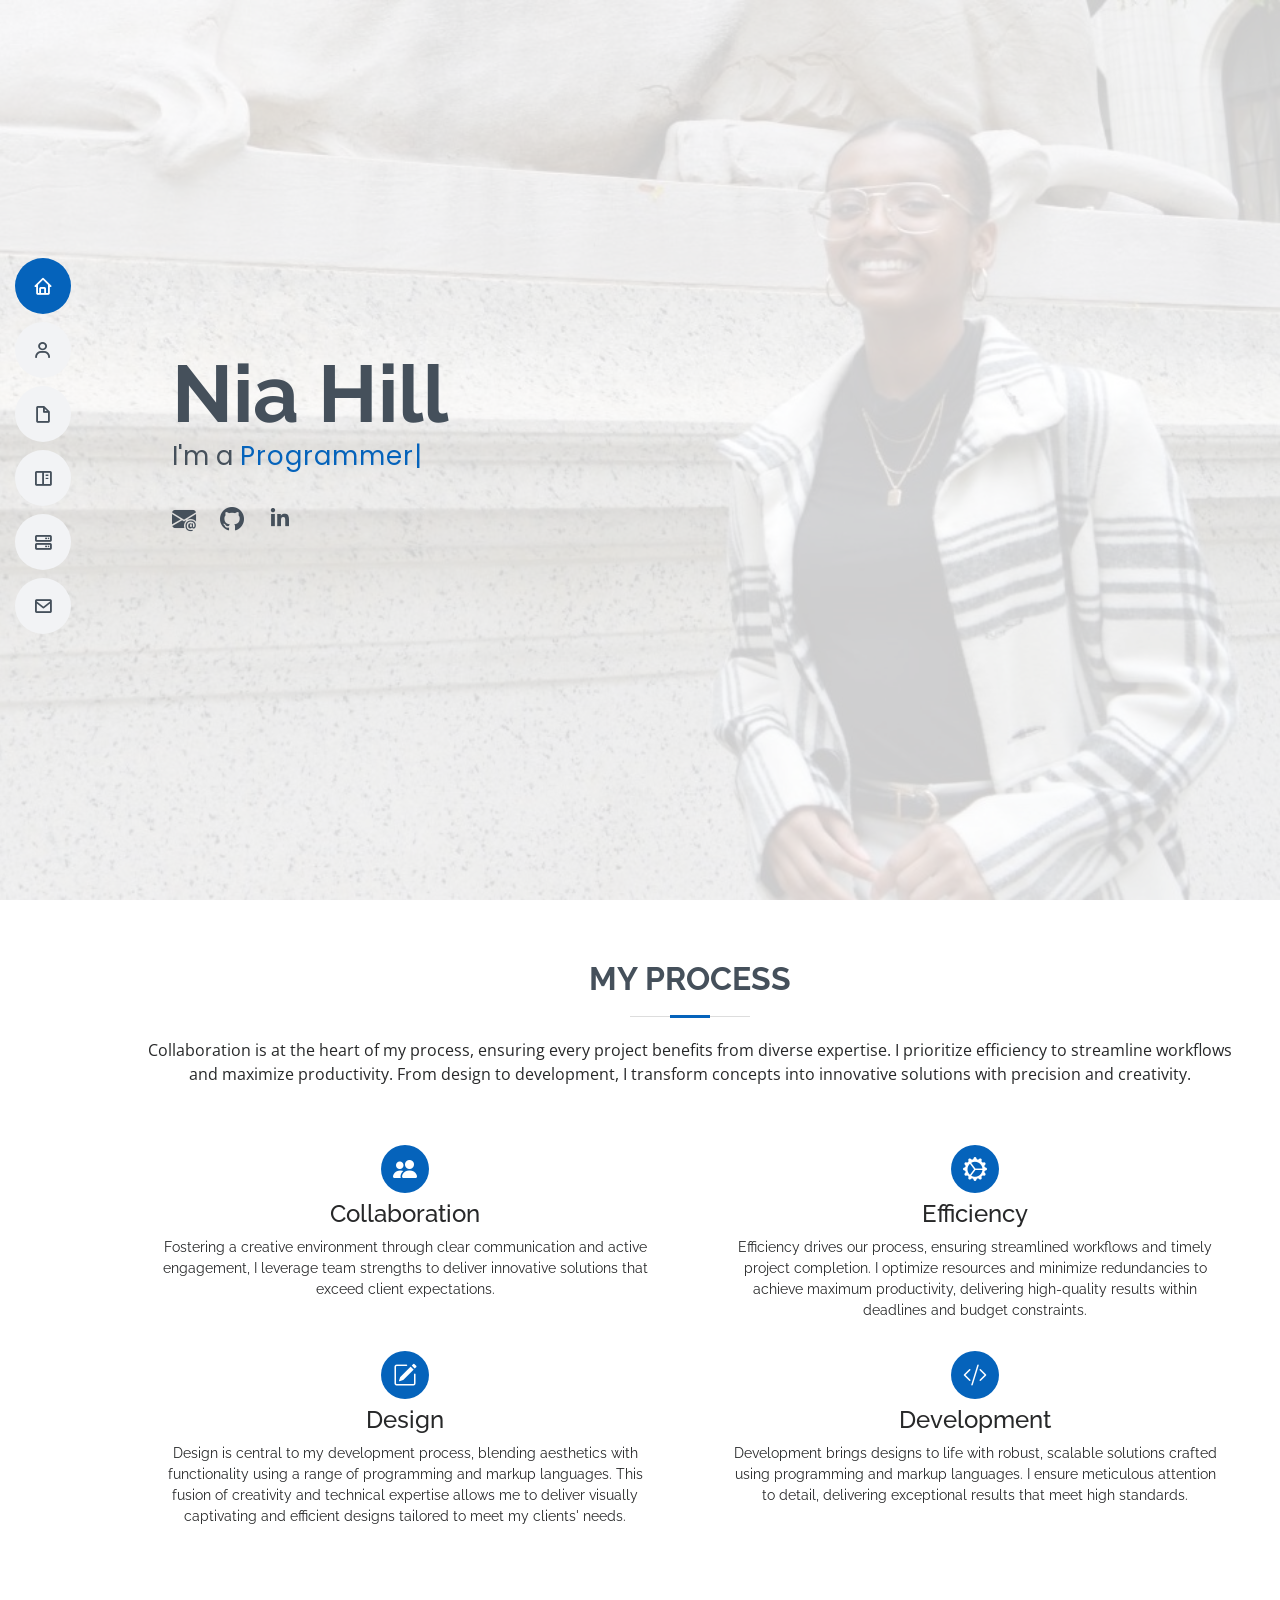
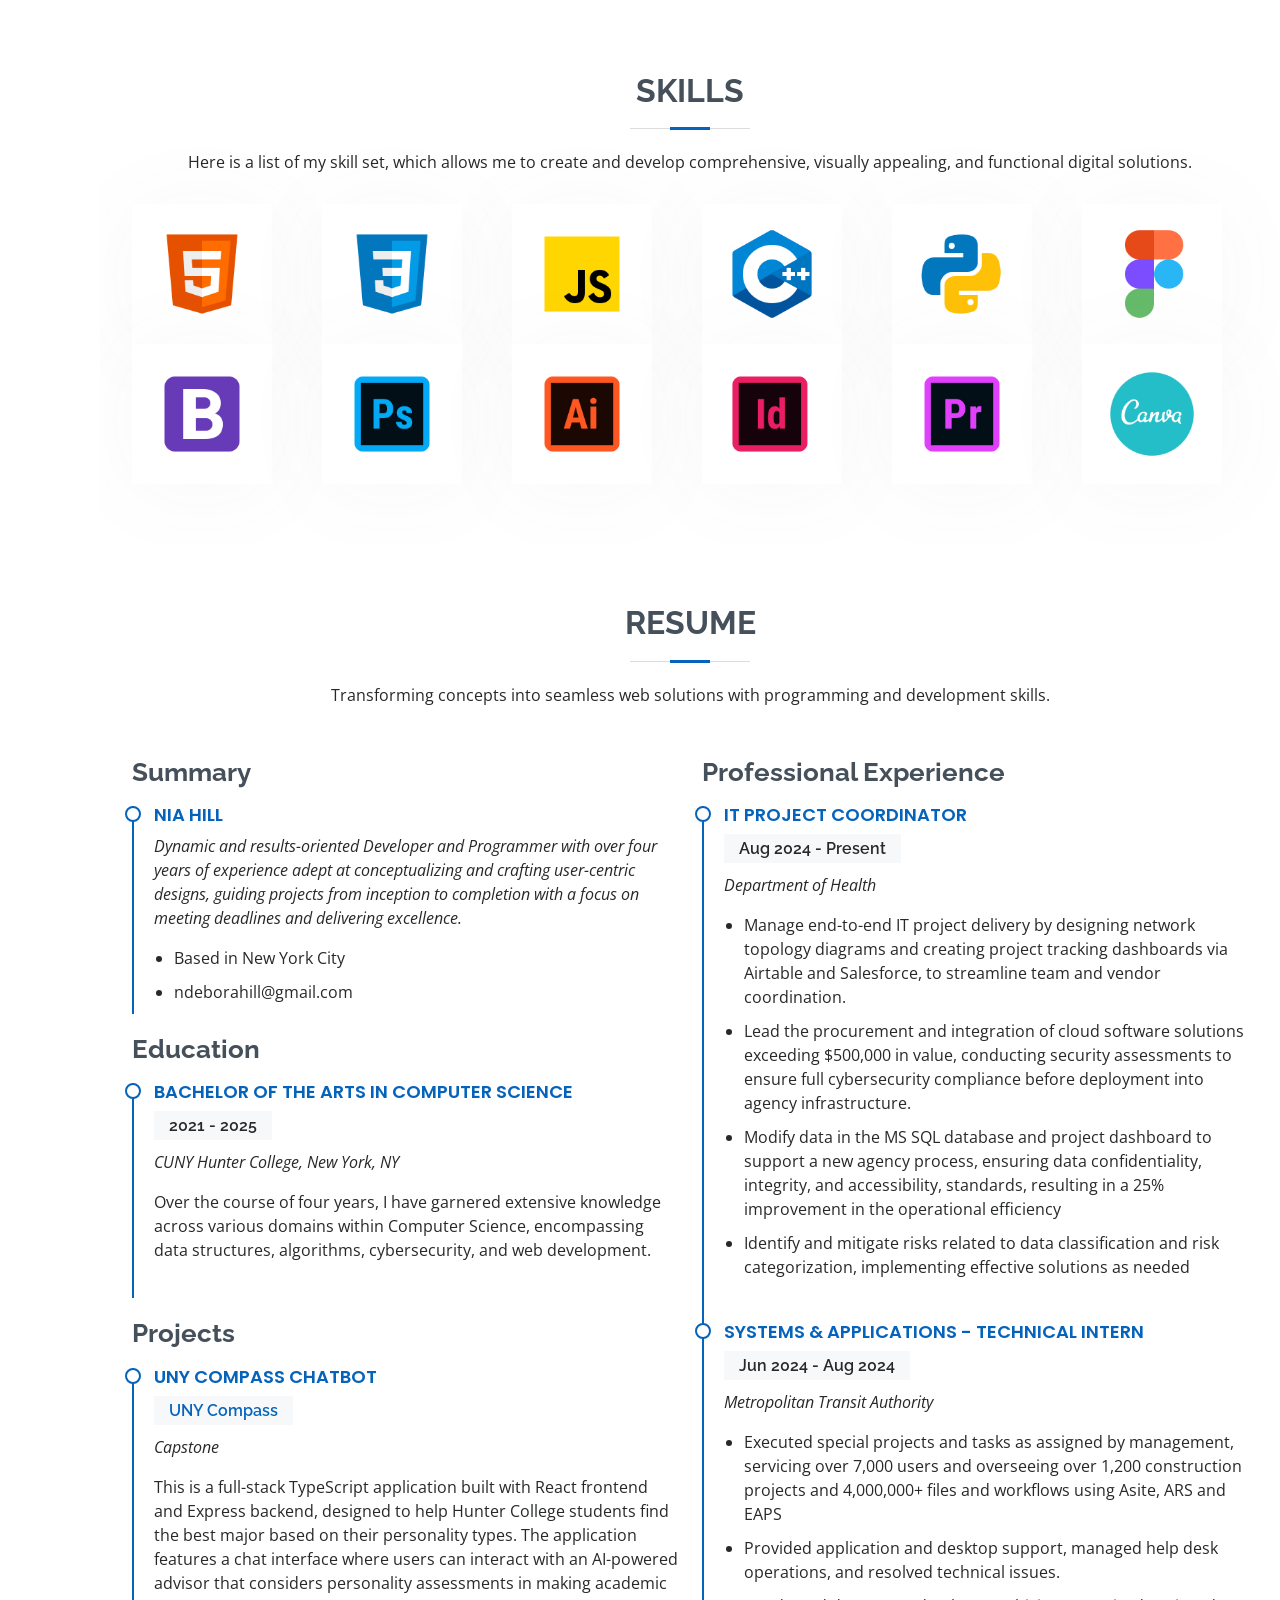
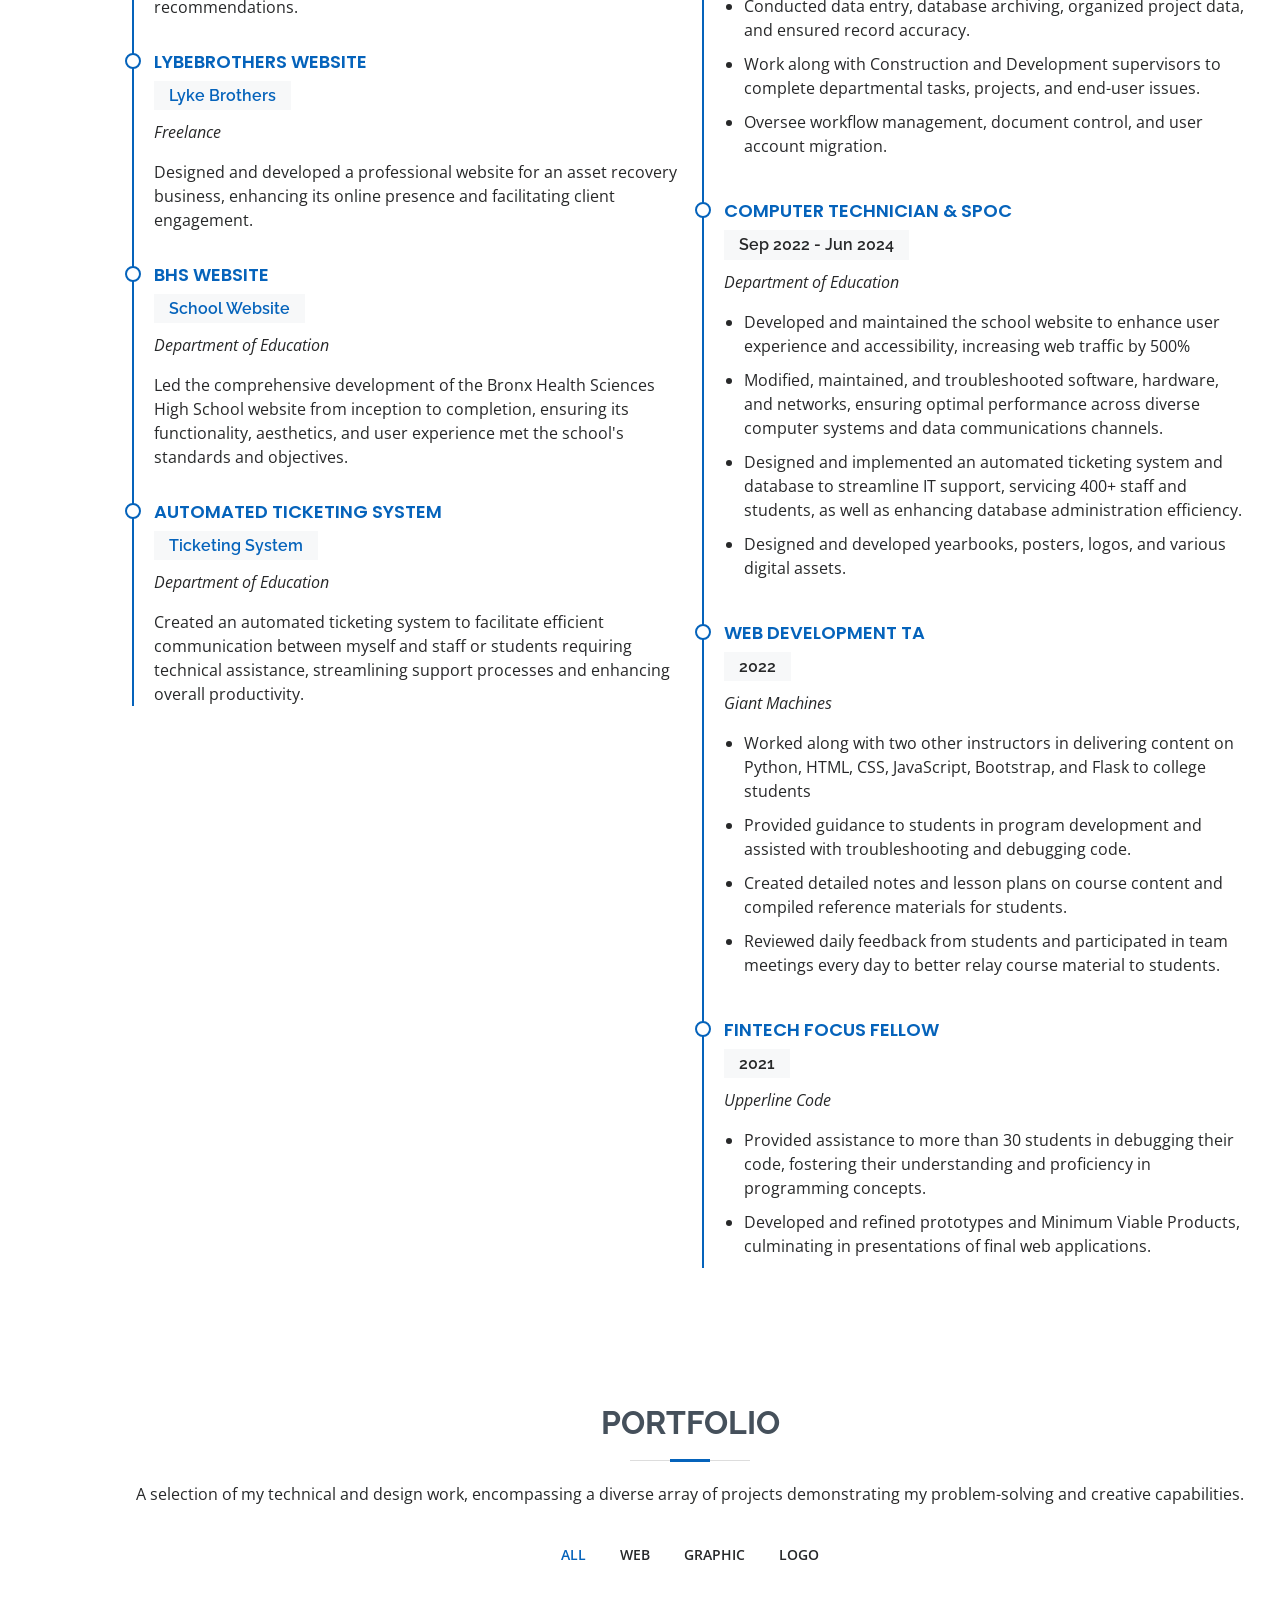
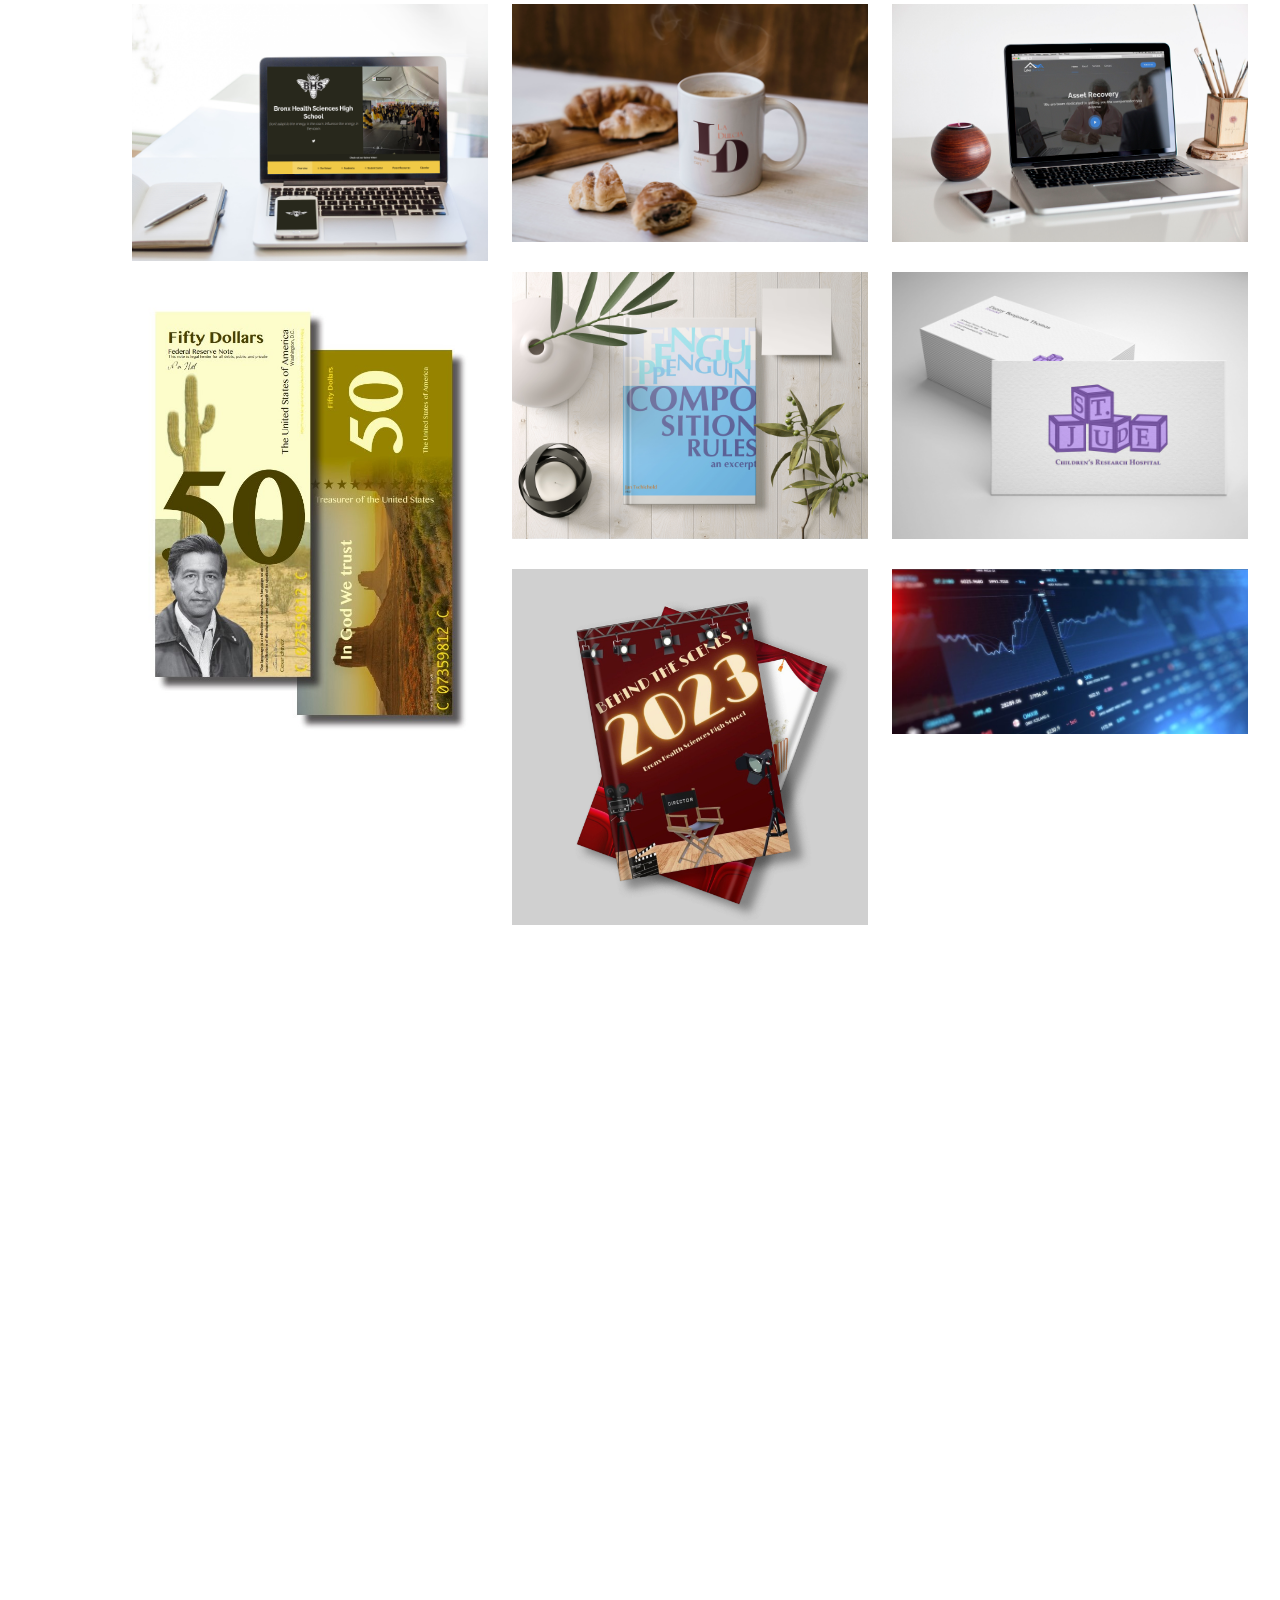
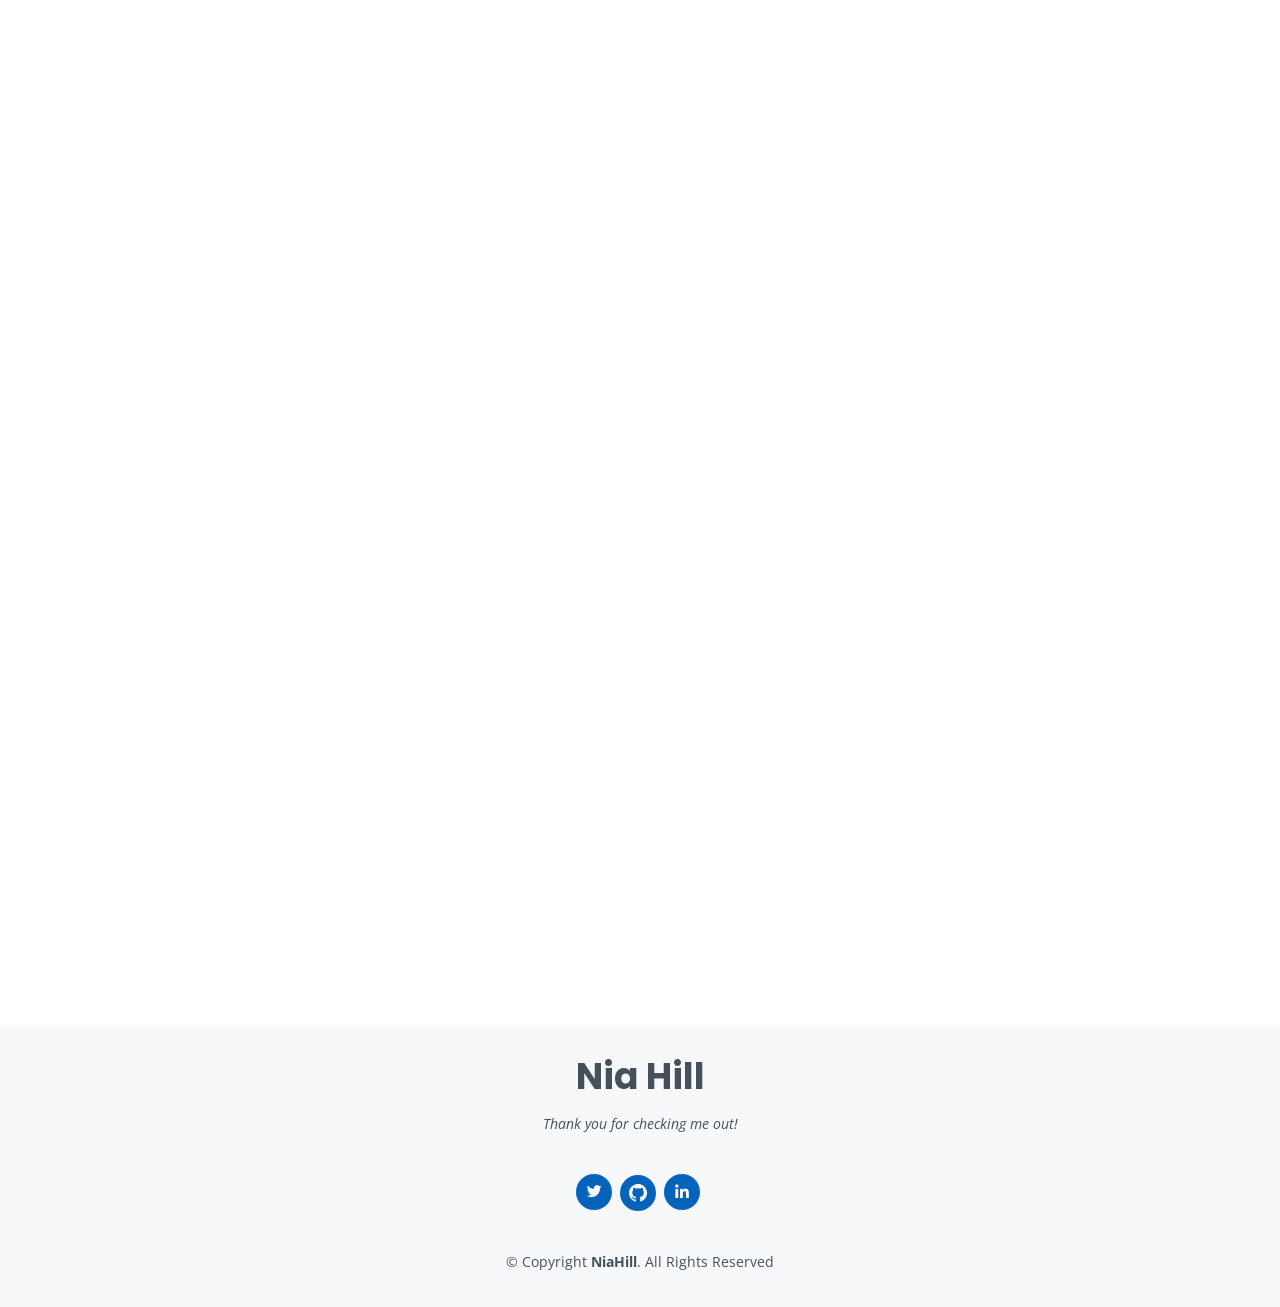
<file: index.html>
<!DOCTYPE html>
<html lang="en">

<head>
  <meta charset="utf-8">
  <meta content="width=device-width, initial-scale=1.0" name="viewport">

  <title>Nia Hill</title>
  <meta content="" name="description">
  <meta content="" name="keywords">

  <!-- Favicons -->
  <link href="assets/img/new-logo.png" rel="icon">
  <link href="assets/img/new-logo.png" rel="apple-touch-icon">

  <!-- Google Fonts -->
  <link href="https://fonts.googleapis.com/css?family=Open+Sans:300,300i,400,400i,600,600i,700,700i|Raleway:300,300i,400,400i,500,500i,600,600i,700,700i|Poppins:300,300i,400,400i,500,500i,600,600i,700,700i" rel="stylesheet">

  <!-- Vendor CSS Files -->
  <link href="assets/vendor/aos/aos.css" rel="stylesheet">
  <link href="assets/vendor/bootstrap/css/bootstrap.min.css" rel="stylesheet">
  <link href="assets/vendor/bootstrap-icons/bootstrap-icons.css" rel="stylesheet">
  <link href="assets/vendor/boxicons/css/boxicons.min.css" rel="stylesheet">
  <link href="assets/vendor/glightbox/css/glightbox.min.css" rel="stylesheet">
  <link href="assets/vendor/swiper/swiper-bundle.min.css" rel="stylesheet">

  <!-- Template Main CSS File -->
  <link href="assets/css/style.css" rel="stylesheet">

  
</head>

<body>

  <!-- ======= Mobile nav toggle button ======= -->
  <i class="bi bi-list mobile-nav-toggle d-lg-none"></i>

  <!-- ======= Header ======= -->
  <header id="header" class="d-flex flex-column justify-content-center">

    <nav id="navbar" class="navbar nav-menu">
      <ul>
        <li><a href="#hero" class="nav-link scrollto active"><i class="bx bx-home"></i> <span>Home</span></a></li>
        <li><a href="#about" class="nav-link scrollto"><i class="bx bx-user"></i> <span>About</span></a></li>
        <li><a href="#resume" class="nav-link scrollto"><i class="bx bx-file-blank"></i> <span>Resume</span></a></li>
        <li><a href="#portfolio" class="nav-link scrollto"><i class="bx bx-book-content"></i> <span>Portfolio</span></a></li>
        <li><a href="#services" class="nav-link scrollto"><i class="bx bx-server"></i> <span>Services</span></a></li>
        <li><a href="#contact" class="nav-link scrollto"><i class="bx bx-envelope"></i> <span>Contact</span></a></li>
      </ul>
    </nav>

  </header>

  <!-- ======= Hero Section ======= -->
  <section id="hero" class="d-flex flex-column justify-content-center">
    <div class="container" data-aos="zoom-in" data-aos-delay="100">
      <h1>Nia Hill</h1>
      <p>I'm a <span class="typed" data-typed-items="Programmer, Developer, Technician, Designer, Freelancer"></span></p>
      <div class="social-links">
        <a href="mailto: name@email.com" class="twitter"><i class="bi bi-envelope-at-fill"></i></a>
        <a href = "https://github.com/its-ni-a/" class="instagram"><i class="bi bi-github"></i></a>
        <a href="https://www.linkedin.com/in/nia-hill/" class="linkedin"><i class="bx bxl-linkedin"></i></a>
      </div>
    </div>
  </section>

  <main id="main">

    <!-- ======= Facts Section ======= -->
    <section id="facts" class="facts">
      <div class="container" data-aos="fade-up">

        <div class="section-title">
          <h2>My Process</h2>
          <p>Collaboration is at the heart of my process, ensuring every project benefits from diverse expertise. I prioritize efficiency to streamline workflows and maximize productivity. From design to development, I transform concepts into innovative solutions with precision and creativity.</p>
          </br>
        </div>

        <div class="row">

          <div class="col-lg-6 col-md-6">
            <div class="process-box">
              <i class="bi bi-people-fill"></i>
              <h4>Collaboration</h4>
              <p>Fostering a creative environment through clear communication and active engagement, I leverage team strengths to deliver innovative solutions that exceed client expectations.</p>
            </div>
          </div>

          <div class="col-lg-6 col-md-6">
            <div class="process-box">
              <i class="bi bi-gear-wide-connected"></i>
              <h4>Efficiency</h4>
              <p>Efficiency drives our process, ensuring streamlined workflows and timely project completion. I optimize resources and minimize redundancies to achieve maximum productivity, delivering high-quality results within deadlines and budget constraints.</p>
            </div>
          </div>

          <div class="col-lg-6 col-md-6">
            <div class="process-box">
              <i class="bi bi-pencil-square"></i>
              <h4>Design</h4>
              <p>Design is central to my development process, blending aesthetics with functionality using a range of programming and markup languages. This fusion of creativity and technical expertise allows me to deliver visually captivating and efficient designs tailored to meet my clients' needs.</p>
            </div>
          </div>

          <div class="col-lg-6 col-md-6">
            <div class="process-box">
              <i class="bi bi-code-slash"></i>
              <h4>Development</h4>
              <p>Development brings designs to life with robust, scalable solutions crafted using programming and markup languages. I ensure meticulous attention to detail, delivering exceptional results that meet high standards.</p>
            </div>
          </div>

        </div>

      </div>
    </section><!-- End Facts Section -->

    <!-- ======= Skills Section ======= -->
    <section id="skills" class="skills section-bg">
      <div class="container" data-aos="fade-up">

        <div class="section-title">
          <h2>Skills</h2>
          <p>Here is a list of my skill set, which allows me to create and develop comprehensive, visually appealing, and functional digital solutions.</p>
        </div>

        <div class="row">

          <div class="col-lg-2 col-md-3 col-xs-6 d-flex align-items-stretch" data-aos="zoom-in" data-aos-delay="100">
            <div class="icon-box">
              <div class="icon">
                <img src="assets/img/icons/icons8-html-144.png" class="img-fluid" alt="" id="html">
              </div>
            </div>
          </div>

          <div class="col-lg-2 col-md-3 col-xs-6 d-flex align-items-stretch" data-aos="zoom-in" data-aos-delay="100">
            <div class="icon-box">
              <div class="icon">
                <img src="assets/img/icons/icons8-css-144.png" class="img-fluid" alt="" id="html">
              </div>
            </div>
          </div>

          <div class="col-lg-2 col-md-3 col-xs-6 d-flex align-items-stretch" data-aos="zoom-in" data-aos-delay="100">
            <div class="icon-box">
              <div class="icon">
                <img src="assets/img/icons/icons8-javascript-144.png" class="img-fluid" alt="" id="html">
              </div>
            </div>
          </div>

          <div class="col-lg-2 col-md-3 col-xs-6 d-flex align-items-stretch" data-aos="zoom-in" data-aos-delay="100">
            <div class="icon-box">
              <div class="icon">
                <img src="assets/img/icons/icons8-c-144.png" class="img-fluid" alt="" id="html">
              </div>
            </div>
          </div>

          <div class="col-lg-2 col-md-3 col-xs-6 d-flex align-items-stretch" data-aos="zoom-in" data-aos-delay="100">
            <div class="icon-box">
              <div class="icon">
                <img src="assets/img/icons/icons8-python-144.png" class="img-fluid" alt="" id="html">
              </div>
            </div>
          </div>

          <div class="col-lg-2 col-md-3 col-xs-6 d-flex align-items-stretch" data-aos="zoom-in" data-aos-delay="100">
            <div class="icon-box">
              <div class="icon">
                <img src="assets/img/icons/icons8-figma-144.png" class="img-fluid" alt="" id="html">
              </div>
            </div>
          </div>

          <div class="col-lg-2 col-md-3 col-xs-6 d-flex align-items-stretch" data-aos="zoom-in" data-aos-delay="100">
            <div class="icon-box">
              <div class="icon">
                <img src="assets/img/icons/icons8-bootstrap-144.png" class="img-fluid" alt="" id="html">
              </div>
            </div>
          </div>
          
          <div class="col-lg-2 col-md-3 col-sm-6 d-flex align-items-stretch" data-aos="zoom-in" data-aos-delay="100">
            <div class="icon-box">
              <div class="icon">
                <img src="assets/img/icons/icons8-adobe-144.png" class="img-fluid" alt="" id="html">
              </div>
            </div>
          </div>

          <div class="col-lg-2 col-md-3 col-sm-6 d-flex align-items-stretch" data-aos="zoom-in" data-aos-delay="100">
            <div class="icon-box">
              <div class="icon">
                <img src="assets/img/icons/icons8-adobe-illustrator-144.png" class="img-fluid" alt="" id="html">
              </div>
            </div>
          </div>

          <div class="col-lg-2 col-md-3 col-sm-6  d-flex align-items-stretch" data-aos="zoom-in" data-aos-delay="100">
            <div class="icon-box">
              <div class="icon">
                <img src="assets/img/icons/icons8-adobe-indesign-144.png" class="img-fluid" alt="" id="html">
              </div>
            </div>
          </div>

          <div class="col-lg-2 col-md-3 col-sm-6 d-flex align-items-stretch" data-aos="zoom-in" data-aos-delay="100">
            <div class="icon-box">
              <div class="icon">
                <img src="assets/img/icons/icons8-adobe-144 (1).png" class="img-fluid" alt="" id="html">
              </div>
            </div>
          </div>

          <div class="col-lg-2 col-md-3 col-sm-6 d-flex align-items-stretch" data-aos="zoom-in" data-aos-delay="100">
            <div class="icon-box">
              <div class="icon">
                <img src="assets/img/icons/icons8-canva-144.png" class="img-fluid" alt="" id="html">
              </div>
            </div>
          </div>

        </div>

        <!-- <div class="row skills-content">

          <div class="col-lg-6">

            <div class="progress">
              <span class="skill">HTML <i class="val">100%</i></span>
              <div class="progress-bar-wrap">
                <div class="progress-bar" role="progressbar" aria-valuenow="100" aria-valuemin="0" aria-valuemax="100"></div>
              </div>
            </div>

            <div class="progress">
              <span class="skill">CSS <i class="val">90%</i></span>
              <div class="progress-bar-wrap">
                <div class="progress-bar" role="progressbar" aria-valuenow="90" aria-valuemin="0" aria-valuemax="100"></div>
              </div>
            </div>

            <div class="progress">
              <span class="skill">JavaScript <i class="val">55%</i></span>
              <div class="progress-bar-wrap">
                <div class="progress-bar" role="progressbar" aria-valuenow="75" aria-valuemin="0" aria-valuemax="100"></div>
              </div>
            </div>

          </div>

          <div class="col-lg-6">

            <div class="progress">
              <span class="skill">Python <i class="val">80%</i></span>
              <div class="progress-bar-wrap">
                <div class="progress-bar" role="progressbar" aria-valuenow="80" aria-valuemin="0" aria-valuemax="100"></div>
              </div>
            </div>

            <div class="progress">
              <span class="skill">C++ <i class="val">80%</i></span>
              <div class="progress-bar-wrap">
                <div class="progress-bar" role="progressbar" aria-valuenow="90" aria-valuemin="0" aria-valuemax="100"></div>
              </div>
            </div>

            <div class="progress">
              <span class="skill">Adobe Creative Suite <i class="val">75%</i></span>
              <div class="progress-bar-wrap">
                <div class="progress-bar" role="progressbar" aria-valuenow="55" aria-valuemin="0" aria-valuemax="100"></div>
              </div>
            </div>

          </div>

        </div> -->

      </div>
    </section>


    <!-- ======= Resume Section ======= -->
    <section id="resume" class="resume">
      <div class="container" data-aos="fade-up">

        <div class="section-title">
          <h2>Resume</h2>
          <p>Transforming concepts into seamless web solutions with programming and development skills.</p>
        </div>

        <div class="row">
          <div class="col-lg-6">
            <h3 class="resume-title">Summary</h3>
            <div class="resume-item pb-0">
              <h4>Nia Hill</h4>
              <p><em>Dynamic and results-oriented Developer and Programmer with over four years of experience adept at conceptualizing and crafting user-centric designs, guiding projects from inception to completion with a focus on meeting deadlines and delivering excellence.</em></p>
              <ul>
                <li>Based in New York City</li>
                <li>ndeborahill@gmail.com</li>
              </ul>
            </div>

            <h3 class="resume-title">Education</h3>
            <div class="resume-item">
              <h4>Bachelor of the Arts in Computer Science</h4>
              <h5>2021 - 2025</h5>
              <p><em>CUNY Hunter College, New York, NY</em></p>
              <p>Over the course of four years, I have garnered extensive knowledge across various domains within Computer Science, encompassing data structures, algorithms, cybersecurity, and web development.</p>
            </div>

            <h3 class="resume-title">Projects</h3>
            
             <div class="resume-item">
              <h4>UNY Compass Chatbot</h4>
              <h5><a href="https://unycompass.vercel.app/" target="_blank">UNY Compass</a></h5>
              <p><em>Capstone</em></p>
              <p>This is a full-stack TypeScript application built with React frontend and Express backend, designed to help Hunter College students find the best major based on their personality types. The application features a chat interface where users can interact with an AI-powered advisor that considers personality assessments in making academic recommendations.</p>
            </div>
            <div class="resume-item">
              <h4>LybeBrothers Website</h4>
              <h5><a href="https://www.lykebrothers.org" target="_blank">Lyke Brothers</a></h5>
              <p><em>Freelance</em></p>
              <p>Designed and developed a professional website for an asset recovery business, enhancing its online presence and facilitating client engagement.</p>
            </div>
            <div class="resume-item">
              <h4>BHS Website</h4>
              <h5><a href="https://www.bhs11x249.org/home_page" target="_blank">School Website</a></h5>
              <p><em>Department of Education</em></p>
              <p>Led the comprehensive development of the Bronx Health Sciences High School website from inception to completion, ensuring its functionality, aesthetics, and user experience met the school's standards and objectives.</p>
            </div>

            <div class="resume-item">
              <h4>Automated Ticketing System</h4>
              <h5><a href="https://forms.office.com/r/R3mRXEZrvV?origin=lprLink" target="_blank">Ticketing System</a></h5>
              <p><em>Department of Education</em></p>
              <p>Created an automated ticketing system to facilitate efficient communication between myself and staff or students requiring technical assistance, streamlining support processes and enhancing overall productivity.</p>
            </div>
            
          </div>
          <div class="col-lg-6">
            <h3 class="resume-title">Professional Experience</h3>
            <div class="resume-item">
              <h4>IT Project Coordinator</h4>
              <h5>Aug 2024 - Present</h5>
              <p><em>Department of Health</em></p>
              <ul>
                <li>Manage end-to-end IT project delivery by designing network topology diagrams and creating project tracking dashboards via Airtable and Salesforce, to streamline team and vendor coordination.</li>
                <li>Lead the procurement and integration of cloud software solutions exceeding $500,000 in value, conducting security assessments to ensure full cybersecurity compliance before deployment into agency infrastructure.</li>
                <li>Modify data in the MS SQL database and project dashboard to support a new agency process, ensuring data confidentiality, integrity, and accessibility, standards, resulting in a 25% improvement in the operational efficiency</li>
                <li>Identify and mitigate risks related to data classification and risk categorization, implementing effective solutions as needed</li>
              </ul>
            </div>
            <div class="resume-item">
              <h4>Systems &amp; Applications - Technical Intern</h4>
              <h5>Jun 2024 - Aug 2024</h5>
              <p><em>Metropolitan Transit Authority</em></p>
              <ul>
                <li>Executed special projects and tasks as assigned by management, servicing over 7,000 users and overseeing over 1,200 construction projects and 4,000,000+ files and workflows using Asite, ARS and EAPS</li>
                <li>Provided application and desktop support, managed help desk operations, and resolved technical issues.</li>
                <li>Conducted data entry, database archiving, organized project data, and ensured record accuracy.</li>
                <li>Work along with Construction and Development supervisors to complete departmental tasks, projects, and end-user issues.</li>
                <li>Oversee workflow management, document control, and user account migration.</li>
              </ul>
            </div>
            <div class="resume-item">
              <h4>Computer Technician &amp; SPOC</h4>
              <h5>Sep 2022 - Jun 2024</h5>
              <p><em>Department of Education</em></p>
              <ul>
                <li>Developed and maintained the school website to enhance user experience and accessibility, increasing web traffic by 500%</li>
                <li>Modified, maintained, and troubleshooted software, hardware, and networks, ensuring optimal performance across diverse computer systems and data communications channels.</li>
                <li>Designed and implemented an automated ticketing system and database to streamline IT support, servicing 400+ staff and students, as well as enhancing database administration efficiency.</li>
                <li>Designed and developed yearbooks, posters, logos, and various digital assets.</li>
              </ul>
            </div>
            <div class="resume-item">
              <h4>Web Development TA</h4>
              <h5>2022</h5>
              <p><em>Giant Machines</em></p>
              <ul>
                <li>Worked along with two other instructors in delivering content on Python, HTML, CSS, JavaScript, Bootstrap, and Flask to college students </li>
                <li>Provided guidance to students in program development and assisted with troubleshooting and debugging code.</li>
                <li>Created detailed notes and lesson plans on course content and compiled reference materials for students.</li>
                <li>Reviewed daily feedback from students and participated in team meetings every day to better relay course material to students.</li>
              </ul>
            </div>
            <div class="resume-item">
              <h4>FinTech Focus Fellow</h4>
              <h5>2021</h5>
              <p><em>Upperline Code</em></p>
              <ul>
                <li>Provided assistance to more than 30 students in debugging their code, fostering their understanding and proficiency in programming concepts.</li>
                <li>Developed and refined prototypes and Minimum Viable Products, culminating in presentations of final web applications.</li>
              </ul>
            </div>
          </div>
        </div>

      </div>
    </section>


    <!-- ======= Portfolio Section ======= -->
    <section id="portfolio" class="portfolio section-bg">
      <div class="container" data-aos="fade-up">

        <div class="section-title">
          <h2>Portfolio</h2>
          <p>A selection of my technical and design work, encompassing a diverse array of projects demonstrating my problem-solving and creative capabilities.</p>
        </div>

        <div class="row">
          <div class="col-lg-12 d-flex justify-content-center" data-aos="fade-up" data-aos-delay="100">
            <ul id="portfolio-flters">
              <li data-filter="*" class="filter-active">All</li>
              <li data-filter=".filter-web">Web</li>
              <li data-filter=".filter-card">Graphic</li>
              <li data-filter=".filter-app">Logo</li>
              
            </ul>
          </div>
        </div>

        <div class="row portfolio-container" data-aos="fade-up" data-aos-delay="200">

          <!-- BHS School Website -->
          <div class="col-lg-4 col-md-6 portfolio-item filter-web">
            <div class="portfolio-wrap">
              <img src="assets/img/portfolio/bhs_website/bhs-mockup.jpg" class="img-fluid" alt="">
              <div class="portfolio-info">
                <h4>BHS School Website</h4>
                <p>Web</p>
                <div class="portfolio-links">
                  <a href="./porfolio-details/bhs-website.html" class="portfolio-details-lightbox" data-glightbox="type: external" title="Portfolio Details"><i class="bx bx-link"></i></a>
                  <a href="assets/img/portfolio/bhs_website/bhs-logo.jpg" data-gallery="portfolioGallery" class="portfolio-lightbox" title="Web 3"><i class="bi bi-card-image"></i></a>
                </div>
              </div>
            </div>
          </div>

          <!-- Restaurant Logo Design -->
          <div class="col-lg-4 col-md-6 portfolio-item filter-app">
            <div class="portfolio-wrap">
              <img src="assets/img/portfolio/restaurant/restaurant-mug.jpg" class="img-fluid" alt="">
              <div class="portfolio-info">
                <h4>Restaurant Logo Design</h4>
                <p>Logo</p>
                <div class="portfolio-links">
                  <a href="porfolio-details/la-dulcia.html" class="portfolio-details-lightbox" data-glightbox="type: external" title="Portfolio Details"><i class="bx bx-link"></i></a>
                  <a href="assets/img/portfolio/restaurant/restaurant-sign-mockup.jpg" data-gallery="portfolioGallery" class="portfolio-lightbox" title="App 1"><i class="bi bi-card-image"></i></a>
                </div>
              </div>
            </div>
          </div>

          <!-- Lyke Brothers Website -->
          <div class="col-lg-4 col-md-6 portfolio-item filter-web">
            <div class="portfolio-wrap">
              <img src="./assets/img/portfolio/lyke_brothers/lyke_brothers_mockup.jpg" class="img-fluid" alt="">
              <div class="portfolio-info">
                <h4>Lyke Brothers Website</h4>
                <p>Web</p>
                <div class="portfolio-links">
                  <a href="./porfolio-details/lyke-brothers.html" class="portfolio-details-lightbox" data-glightbox="type: external" title="Portfolio Details"><i class="bx bx-link"></i></a>
                  <a href="lyke-brothers-logo-bg.png" data-gallery="portfolioGallery" class="portfolio-lightbox" title="Web 3"><i class="bi bi-card-image"></i></a>
                </div>
              </div>
            </div>
          </div>      

          <!-- Penguin Book Redesign -->
          <div class="col-lg-4 col-md-6 portfolio-item filter-card">
            <div class="portfolio-wrap">
              <img src="assets/img/portfolio/penguin_book/penguin-cover_light.jpg" class="img-fluid" alt="">
              <div class="portfolio-info">
                <h4>Penguin Book Redesign</h4>
                <p>Graphic</p>
                <div class="portfolio-links">
                  <a href="porfolio-details/penguin-book.html" class="portfolio-details-lightbox" data-glightbox="type: external" title="Portfolio Details"><i class="bx bx-link"></i></a>
                  <a href="assets/img/portfolio/penguin_book/penguin-book-mockup.jpg" data-gallery="portfolioGallery" class="portfolio-lightbox" title="App 2"><i class="bi bi-card-image"></i></a>
                </div>
              </div>
            </div>
          </div>


          <!-- St. Jude Logo Redesign-->
          <div class="col-lg-4 col-md-6 portfolio-item filter-app">
            <div class="portfolio-wrap">
              <img src="assets/img/portfolio/st_jude_redesign/st_jude_card.jpg" class="img-fluid" alt="">
              <div class="portfolio-info">
                <h4>St. Jude Logo Redesign</h4>
                <p>Logo</p>
                <div class="portfolio-links">
                  <a href="porfolio-details/st-jude-redesign.html" class="portfolio-details-lightbox" data-glightbox="type: external" title="Portfolio Details"><i class="bx bx-link"></i></a>
                  <a href="assets/img/portfolio/st_jude_redesign/st-jude-mockup.jpg" data-gallery="portfolioGallery" class="portfolio-lightbox" title="Card 2"><i class="bi bi-card-image"></i></a>
                </div>
              </div>
            </div>
          </div>

          <!-- US Currency Redesign-->
          <div class="col-lg-4 col-md-6 portfolio-item filter-card">
            <div class="portfolio-wrap">
              <img src="assets/img/portfolio/currency_redesign/currency-close.jpg" class="img-fluid" alt="">
              <div class="portfolio-info">
                <h4>Currency Redesign</h4>
                <p>Graphic</p>
                <div class="portfolio-links">
                  <a href="./porfolio-details/currency-redeisgn.html" class="portfolio-details-lightbox" data-glightbox="type: external" title="Portfolio Details"><i class="bx bx-link"></i></a>
                  <a href="assets/img/portfolio/currency_redesign/currency-close.jpg" data-gallery="portfolioGallery" class="portfolio-lightbox" title="App 3"><i class="bi bi-card-image"></i></a>
                </div>
              </div>
            </div>
          </div>

          <!-- BHS Yearbook-->
          <div class="col-lg-4 col-md-6 portfolio-item filter-card">
            <div class="portfolio-wrap">
              <img src="assets/img/portfolio/bhs_yearbook/yearbook-cover_img.jpg" class="img-fluid" alt="">
              <div class="portfolio-info">
                <h4>BHS Yearbook</h4>
                <p>Graphic</p>
                <div class="portfolio-links">
                  <a href="porfolio-details/bhs-yearbook.html" class="portfolio-details-lightbox" data-glightbox="type: external" title="Portfolio Details"><i class="bx bx-link"></i></a>
                  <a href="assets/img/portfolio/bhs_yearbook/yearbook-with-hand.jpg" data-gallery="portfolioGallery" class="portfolio-lightbox" title="Card 1"><i class="bi bi-card-image"></i></a>
                </div>
              </div>
            </div>
          </div>

        <!-- BHS Helpdesk-->
          <div class="col-lg-4 col-md-6 portfolio-item filter-web">
            <div class="portfolio-wrap">
              <img src="assets/img/portfolio/bhs_helpdesk/bhs-helpdesk.jpg" class="img-fluid" alt="">
              <div class="portfolio-info">
                <h4>BHS Ticketing System</h4>
                <p>Web</p>
                <div class="portfolio-links">
                  <a href="porfolio-details/ticketing-system.html" class="portfolio-details-lightbox" data-glightbox="type: external" title="Portfolio Details"><i class="bx bx-link"></i></a>
                  <a href="assets/img/portfolio/bhs_helpdesk/bhs-helpdesk.jpg" data-gallery="portfolioGallery" class="portfolio-lightbox" title="Web 2"><i class="bi bi-card-image"></i></a>
                </div>
              </div>
            </div>
          </div>

          

        </div>

      </div>
    </section>

    <!-- ======= Services Section ======= -->
    <section id="services" class="services">
      <div class="container" data-aos="fade-up">

        <div class="section-title">
          <h2>Services</h2>
          <p>Crafting innovative solutions with expertise in the below skills, delivering exceptional results through creativity and precision.</p>
        </div>

        <div class="row">

          <div class="col-lg-4 col-md-6 d-flex align-items-stretch" data-aos="zoom-in" data-aos-delay="100">
            <div class="icon-box iconbox-blue">
              <div class="icon">
                <svg width="100" height="100" viewBox="0 0 600 600" xmlns="http://www.w3.org/2000/svg">
                  <path stroke="none" stroke-width="0" fill="#f5f5f5" d="M300,521.0016835830174C376.1290562159157,517.8887921683347,466.0731472004068,529.7835943286574,510.70327084640275,468.03025145048787C554.3714126377745,407.6079735673963,508.03601936045806,328.9844924480964,491.2728898941984,256.3432110539036C474.5976632858925,184.082847569629,479.9380746630129,96.60480741107993,416.23090153303,58.64404602377083C348.86323505073057,18.502131276798302,261.93793281208167,40.57373210992963,193.5410806939664,78.93577620505333C130.42746243093433,114.334589627462,98.30271207620316,179.96522072025542,76.75703585869454,249.04625023123273C51.97151888228291,328.5150500222984,13.704378332031375,421.85034740162234,66.52175969318436,486.19268352777647C119.04800174914682,550.1803526380478,217.28368757567262,524.383925680826,300,521.0016835830174"></path>
                </svg>
                <i class="bi bi-easel"></i>
              </div>
              <h4><a href="">Digial Design</a></h4>
              <p>Crafting unique logos and captivating book designs that elevate brands and publications</p>
            </div>
          </div>

          <div class="col-lg-4 col-md-6 d-flex align-items-stretch mt-4 mt-md-0" data-aos="zoom-in" data-aos-delay="200">
            <div class="icon-box iconbox-yellow ">
              <div class="icon">
                <svg width="100" height="100" viewBox="0 0 600 600" xmlns="http://www.w3.org/2000/svg">
                  <path stroke="none" stroke-width="0" fill="#f5f5f5" d="M300,582.0697525312426C382.5290701553225,586.8405444964366,449.9789794690241,525.3245884688669,502.5850820975895,461.55621195738473C556.606425686781,396.0723002908107,615.8543463187945,314.28637112970534,586.6730223649479,234.56875336149918C558.9533121215079,158.8439757836574,454.9685369536778,164.00468322053177,381.49747125262974,130.76875717737553C312.15926192815925,99.40240125094834,248.97055460311594,18.661163978235184,179.8680185752513,50.54337015887873C110.5421016452524,82.52863877960104,119.82277516462835,180.83849132639028,109.12597500060166,256.43424936330496C100.08760227029461,320.3096726198365,92.17705696193138,384.0621239912766,124.79988738764834,439.7174275375508C164.83382741302287,508.01625554203684,220.96474134820875,577.5009287672846,300,582.0697525312426"></path>
                </svg>
                <i class="bi bi-code-square"></i>
              </div>
              <h4><a href="">Web Development</a></h4>
              <p>Create dynamic and responsive websites tailored to meet diverse client needs and exceed expectations</p>
            </div>
          </div>

          <div class="col-lg-4 col-md-6 d-flex align-items-stretch mt-4 mt-lg-0" data-aos="zoom-in" data-aos-delay="300">
            <div class="icon-box iconbox-pink">
              <div class="icon">
                <svg width="100" height="100" viewBox="0 0 600 600" xmlns="http://www.w3.org/2000/svg">
                  <path stroke="none" stroke-width="0" fill="#f5f5f5" d="M300,541.5067337569781C382.14930387511276,545.0595476570109,479.8736841581634,548.3450877840088,526.4010558755058,480.5488172755941C571.5218469581645,414.80211281144784,517.5187510058486,332.0715597781072,496.52539010469104,255.14436215662573C477.37192572678356,184.95920475031193,473.57363656557914,105.61284051026155,413.0603344069578,65.22779650032875C343.27470386102294,18.654635553484475,251.2091493199835,5.337323636656869,175.0934190732945,40.62881213300186C97.87086631185822,76.43348514350839,51.98124368387456,156.15599469081315,36.44837278890362,239.84606092416172C21.716077023791087,319.22268207091537,43.775223500013084,401.1760424656574,96.891909868211,461.97329694683043C147.22146801428983,519.5804099606455,223.5754009179313,538.201503339737,300,541.5067337569781"></path>
                </svg>
                <i class="bi bi-graph-up-arrow"></i>
              </div>
              <h4><a href="">Project Management</a></h4>
              <p>Ensure seamless execution and delivery of initiatives that meet objectives and drive success</p>
            </div>
          </div>

          <div class="col-lg-4 col-md-6 d-flex align-items-stretch mt-4" data-aos="zoom-in" data-aos-delay="100">
            <div class="icon-box iconbox-orange">
              <div class="icon">
                <svg width="100" height="100" viewBox="0 0 600 600" xmlns="http://www.w3.org/2000/svg">
                  <path stroke="none" stroke-width="0" fill="#f5f5f5" d="M300,503.46388370962813C374.79870501325706,506.71871716319447,464.8034551963731,527.1746412648533,510.4981551193396,467.86667711651364C555.9287308511215,408.9015244558933,512.6030010748507,327.5744911775523,490.211057578863,256.5855673507754C471.097692560561,195.9906835881958,447.69079081568157,138.11976852964426,395.19560036434837,102.3242989838813C329.3053358748298,57.3949838291264,248.02791733380457,8.279543830951368,175.87071277845988,42.242879143198664C103.41431057327972,76.34704239035025,93.79494320519305,170.9812938413882,81.28167332365135,250.07896920659033C70.17666984294237,320.27484674793965,64.84698225790005,396.69656628748305,111.28512138212992,450.4950937839243C156.20124167950087,502.5303643271138,231.32542653798444,500.4755392045468,300,503.46388370962813"></path>
                </svg>
                <i class="bi bi-database"></i>
              </div>
              <h4><a href="">Database Management</a></h4>
              <p>Implement efficient solutions to organize and optimize data for enhanced business operations</p>
            </div>
          </div>

          <div class="col-lg-4 col-md-6 d-flex align-items-stretch mt-4" data-aos="zoom-in" data-aos-delay="300">
            <div class="icon-box iconbox-teal">
              <div class="icon">
                <svg width="100" height="100" viewBox="0 0 600 600" xmlns="http://www.w3.org/2000/svg">
                  <path stroke="none" stroke-width="0" fill="#f5f5f5" d="M300,566.797414625762C385.7384707136149,576.1784315230908,478.7894351017131,552.8928747891023,531.9192734346935,484.94944893311C584.6109503024035,417.5663521118492,582.489472248146,322.67544863468447,553.9536738515405,242.03673114598146C529.1557734026468,171.96086150256528,465.24506316201064,127.66468636344209,395.9583748389544,100.7403814666027C334.2173773831606,76.7482773500951,269.4350130405921,84.62216499799875,207.1952322260088,107.2889140133804C132.92018162631612,134.33871894543012,41.79353780512637,160.00259165414826,22.644507872594943,236.69541883565114C3.319112789854554,314.0945973066697,72.72355303640163,379.243833228382,124.04198916343866,440.3218312028393C172.9286146004772,498.5055451809895,224.45579914871206,558.5317968840102,300,566.797414625762"></path>
                </svg>
                <i class="bi bi-headset"></i>
              </div>
              <h4><a href="">Customer Service</a></h4>
              <p>Provide responsive support and fostering positive client relationships to ensure satisfaction and loyalty</p>
            </div>
          </div>

          <div class="col-lg-4 col-md-6 d-flex align-items-stretch mt-4" data-aos="zoom-in" data-aos-delay="200">
            <div class="icon-box iconbox-red">
              <div class="icon">
                <svg width="100" height="100" viewBox="0 0 600 600" xmlns="http://www.w3.org/2000/svg">
                  <path stroke="none" stroke-width="0" fill="#f5f5f5" d="M300,532.3542879108572C369.38199826031484,532.3153073249985,429.10787420159085,491.63046689027357,474.5244479745417,439.17860296908856C522.8885846962883,383.3225815378663,569.1668002868075,314.3205725914397,550.7432151929288,242.7694973846089C532.6665558377875,172.5657663291529,456.2379748765914,142.6223662098291,390.3689995646985,112.34683881706744C326.66090330228417,83.06452184765237,258.84405631176094,53.51806209861945,193.32584062364296,78.48882559362697C121.61183558270385,105.82097193414197,62.805066853699245,167.19869350419734,48.57481801355237,242.6138429142374C34.843463184063346,315.3850353017275,76.69343916112496,383.4422959591041,125.22947124332185,439.3748458443577C170.7312796277747,491.8107796887764,230.57421082200815,532.3932930995766,300,532.3542879108572"></path>
                </svg>
                <i class="bx bx-slideshow"></i>
              </div>
              <h4><a href="">Video Creation</a></h4>
              <p>Utilize Adobe Premiere Pro to produce engaging and impactful content that effectively communicates messages and enhances the brand</p>
            </div>
          </div>
        </div>

      </div>
    </section><!-- End Services Section -->

    <!-- ======= Testimonials Section ======= -->
    <!-- <section id="testimonials" class="testimonials section-bg">
      <div class="container" data-aos="fade-up">

        <div class="section-title">
          <h2>Testimonials</h2>
        </div>

        <div class="testimonials-slider swiper" data-aos="fade-up" data-aos-delay="100">
          <div class="swiper-wrapper">

            <div class="swiper-slide">
              <div class="testimonial-item">
                <img src="assets/img/testimonials/testimonials-1.jpg" class="testimonial-img" alt="">
                <h3>Saul Goodman</h3>
                <h4>Ceo &amp; Founder</h4>
                <p>
                  <i class="bx bxs-quote-alt-left quote-icon-left"></i>
                  Proin iaculis purus consequat sem cure digni ssim donec porttitora entum suscipit rhoncus. Accusantium quam, ultricies eget id, aliquam eget nibh et. Maecen aliquam, risus at semper.
                  <i class="bx bxs-quote-alt-right quote-icon-right"></i>
                </p>
              </div>
            </div>End testimonial item

            <div class="swiper-slide">
              <div class="testimonial-item">
                <img src="assets/img/testimonials/testimonials-2.jpg" class="testimonial-img" alt="">
                <h3>Sara Wilsson</h3>
                <h4>Designer</h4>
                <p>
                  <i class="bx bxs-quote-alt-left quote-icon-left"></i>
                  Export tempor illum tamen malis malis eram quae irure esse labore quem cillum quid cillum eram malis quorum velit fore eram velit sunt aliqua noster fugiat irure amet legam anim culpa.
                  <i class="bx bxs-quote-alt-right quote-icon-right"></i>
                </p>
              </div>
            </div> -->
            <!-- End testimonial item -->

            <!-- <div class="swiper-slide">
              <div class="testimonial-item">
                <img src="assets/img/testimonials/testimonials-3.jpg" class="testimonial-img" alt="">
                <h3>Jena Karlis</h3>
                <h4>Store Owner</h4>
                <p>
                  <i class="bx bxs-quote-alt-left quote-icon-left"></i>
                  Enim nisi quem export duis labore cillum quae magna enim sint quorum nulla quem veniam duis minim tempor labore quem eram duis noster aute amet eram fore quis sint minim.
                  <i class="bx bxs-quote-alt-right quote-icon-right"></i>
                </p>
              </div>
            </div> -->
            <!-- End testimonial item -->

            <!-- <div class="swiper-slide">
              <div class="testimonial-item">
                <img src="assets/img/testimonials/testimonials-4.jpg" class="testimonial-img" alt="">
                <h3>Matt Brandon</h3>
                <h4>Freelancer</h4>
                <p>
                  <i class="bx bxs-quote-alt-left quote-icon-left"></i>
                  Fugiat enim eram quae cillum dolore dolor amet nulla culpa multos export minim fugiat minim velit minim dolor enim duis veniam ipsum anim magna sunt elit fore quem dolore labore illum veniam.
                  <i class="bx bxs-quote-alt-right quote-icon-right"></i>
                </p>
              </div>
            </div> -->
            <!-- End testimonial item -->

            <!-- <div class="swiper-slide">
              <div class="testimonial-item">
                <img src="assets/img/testimonials/testimonials-5.jpg" class="testimonial-img" alt="">
                <h3>John Larson</h3>
                <h4>Entrepreneur</h4>
                <p>
                  <i class="bx bxs-quote-alt-left quote-icon-left"></i>
                  Quis quorum aliqua sint quem legam fore sunt eram irure aliqua veniam tempor noster veniam enim culpa labore duis sunt culpa nulla illum cillum fugiat legam esse veniam culpa fore nisi cillum quid.
                  <i class="bx bxs-quote-alt-right quote-icon-right"></i>
                </p>
              </div>
            </div> -->
            <!-- End testimonial item -->

          <!-- </div>
          <div class="swiper-pagination"></div>
        </div>

      </div>
    </section> -->
    <!-- End Testimonials Section -->

    <!-- ======= Contact Section ======= -->
    <section id="contact" class="contact">
      <div class="container" data-aos="fade-up">

        <div class="section-title">
          <h2>Contact</h2>
        </div>

        <div class="row mt-1">

          <div class="col-lg-4">
            <div class="info">
              <div class="address">
                <i class="bi bi-geo-alt"></i>
                <h4>Location:</h4>
                <p>Based in New York City</p>
              </div>

              <div class="email">
                <i class="bi bi-envelope"></i>
                <h4>Email:</h4>
                <p>ndeborahill@gmail.com</p>
              </div>

            </div>

          </div>

          <div class="col-lg-8 mt-5 mt-lg-0">

            <form action="forms/contact.php" method="post" role="form" class="php-email-form">
              <div class="row">
                <div class="col-md-6 form-group">
                  <input type="text" name="name" class="form-control" id="name" placeholder="Your Name" required>
                </div>
                <div class="col-md-6 form-group mt-3 mt-md-0">
                  <input type="email" class="form-control" name="email" id="email" placeholder="Your Email" required>
                </div>
              </div>
              <div class="form-group mt-3">
                <input type="text" class="form-control" name="subject" id="subject" placeholder="Subject" required>
              </div>
              <div class="form-group mt-3">
                <textarea class="form-control" name="message" rows="5" placeholder="Message" required></textarea>
              </div>
              <div class="my-3">
                <div class="loading">Loading</div>
                <div class="error-message"></div>
                <div class="sent-message">Your message has been sent. Thank you!</div>
              </div>
              <div class="text-center"><button type="submit">Send Message</button></div>
            </form>

          </div>

        </div>

      </div>
    </section><!-- End Contact Section -->

  </main><!-- End #main -->

  <!-- ======= Footer ======= -->
  <footer id="footer">
    <div class="container">
      <h3>Nia Hill</h3>
      <p>Thank you for checking me out!</p>
      <div class="social-links">
        <a href="#" class="twitter"><i class="bx bxl-twitter"></i></a>
        <!-- Change to github--><a href="#" class="github"><i class="bi bi-github"></i></a>
        <a href="#" class="linkedin"><i class="bx bxl-linkedin"></i></a>
      </div>
      <div class="copyright">
        &copy; Copyright <strong><span>NiaHill</span></strong>. All Rights Reserved
      </div>

    </div>
  </footer><!-- End Footer -->

  <div id="preloader"></div>
  <a href="#" class="back-to-top d-flex align-items-center justify-content-center"><i class="bi bi-arrow-up-short"></i></a>

  <!-- Vendor JS Files -->
  <script src="assets/vendor/purecounter/purecounter_vanilla.js"></script>
  <script src="assets/vendor/aos/aos.js"></script>
  <script src="assets/vendor/bootstrap/js/bootstrap.bundle.min.js"></script>
  <script src="assets/vendor/glightbox/js/glightbox.min.js"></script>
  <script src="assets/vendor/isotope-layout/isotope.pkgd.min.js"></script>
  <script src="assets/vendor/swiper/swiper-bundle.min.js"></script>
  <script src="assets/vendor/typed.js/typed.umd.js"></script>
  <script src="assets/vendor/waypoints/noframework.waypoints.js"></script>
  <script src="assets/vendor/php-email-form/validate.js"></script>

  <!-- Template Main JS File -->
  <script src="assets/js/main.js"></script>

</body>

</html>
</file>
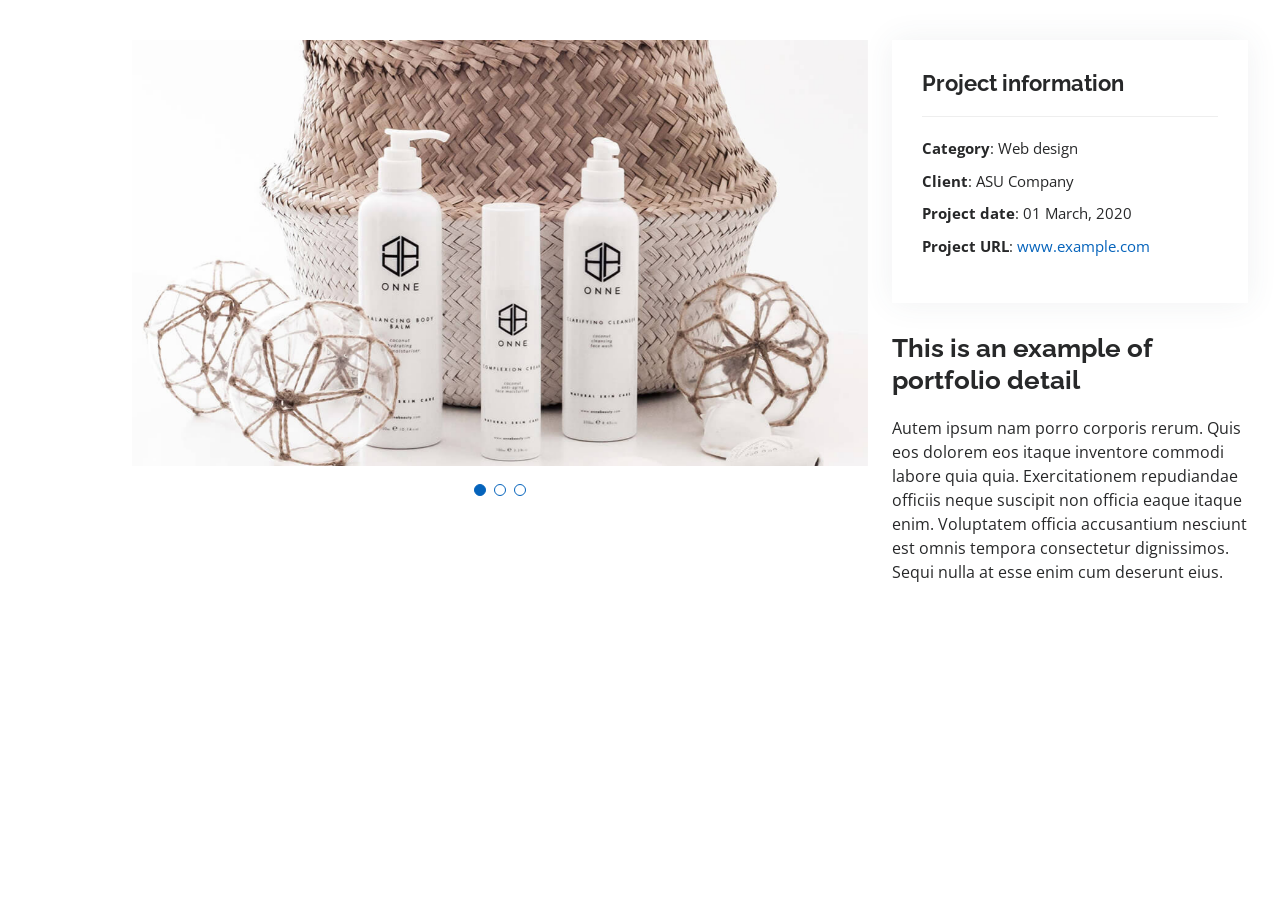
<file: portfolio-details.html>
<!DOCTYPE html>
<html lang="en">

<head>
  <meta charset="utf-8">
  <meta content="width=device-width, initial-scale=1.0" name="viewport">

  <title>Portfolio Details - Personal Bootstrap Template</title>
  <meta content="" name="description">
  <meta content="" name="keywords">

  <!-- Favicons -->
  <link href="assets/img/favicon.png" rel="icon">
  <link href="assets/img/apple-touch-icon.png" rel="apple-touch-icon">

  <!-- Google Fonts -->
  <link href="https://fonts.googleapis.com/css?family=Open+Sans:300,300i,400,400i,600,600i,700,700i|Raleway:300,300i,400,400i,500,500i,600,600i,700,700i|Poppins:300,300i,400,400i,500,500i,600,600i,700,700i" rel="stylesheet">

  <!-- Vendor CSS Files -->
  <link href="assets/vendor/aos/aos.css" rel="stylesheet">
  <link href="assets/vendor/bootstrap/css/bootstrap.min.css" rel="stylesheet">
  <link href="assets/vendor/bootstrap-icons/bootstrap-icons.css" rel="stylesheet">
  <link href="assets/vendor/boxicons/css/boxicons.min.css" rel="stylesheet">
  <link href="assets/vendor/glightbox/css/glightbox.min.css" rel="stylesheet">
  <link href="assets/vendor/swiper/swiper-bundle.min.css" rel="stylesheet">

  <!-- Template Main CSS File -->
  <link href="assets/css/style.css" rel="stylesheet">

  <!-- =======================================================
  * Template Name: MyResume
  * Template URL: https://bootstrapmade.com/free-html-bootstrap-template-my-resume/
  * Updated: Mar 17 2024 with Bootstrap v5.3.3
  * Author: BootstrapMade.com
  * License: https://bootstrapmade.com/license/
  ======================================================== -->
</head>

<body>

  <main id="main">

    <!-- ======= Portfolio Details Section ======= -->
    <section id="portfolio-details" class="portfolio-details">
      <div class="container">

        <div class="row gy-4">

          <div class="col-lg-8">
            <div class="portfolio-details-slider swiper">
              <div class="swiper-wrapper align-items-center">

                <div class="swiper-slide">
                  <img src="assets/img/portfolio/portfolio-details-1.jpg" alt="">
                </div>

                <div class="swiper-slide">
                  <img src="assets/img/portfolio/portfolio-details-2.jpg" alt="">
                </div>

                <div class="swiper-slide">
                  <img src="assets/img/portfolio/portfolio-details-3.jpg" alt="">
                </div>

              </div>
              <div class="swiper-pagination"></div>
            </div>
          </div>

          <div class="col-lg-4">
            <div class="portfolio-info">
              <h3>Project information</h3>
              <ul>
                <li><strong>Category</strong>: Web design</li>
                <li><strong>Client</strong>: ASU Company</li>
                <li><strong>Project date</strong>: 01 March, 2020</li>
                <li><strong>Project URL</strong>: <a href="#">www.example.com</a></li>
              </ul>
            </div>
            <div class="portfolio-description">
              <h2>This is an example of portfolio detail</h2>
              <p>
                Autem ipsum nam porro corporis rerum. Quis eos dolorem eos itaque inventore commodi labore quia quia. Exercitationem repudiandae officiis neque suscipit non officia eaque itaque enim. Voluptatem officia accusantium nesciunt est omnis tempora consectetur dignissimos. Sequi nulla at esse enim cum deserunt eius.
              </p>
            </div>
          </div>

        </div>

      </div>
    </section><!-- End Portfolio Details Section -->

  </main><!-- End #main -->

  <div id="preloader"></div>
  <a href="#" class="back-to-top d-flex align-items-center justify-content-center"><i class="bi bi-arrow-up-short"></i></a>

  <!-- Vendor JS Files -->
  <script src="assets/vendor/purecounter/purecounter_vanilla.js"></script>
  <script src="assets/vendor/aos/aos.js"></script>
  <script src="assets/vendor/bootstrap/js/bootstrap.bundle.min.js"></script>
  <script src="assets/vendor/glightbox/js/glightbox.min.js"></script>
  <script src="assets/vendor/isotope-layout/isotope.pkgd.min.js"></script>
  <script src="assets/vendor/swiper/swiper-bundle.min.js"></script>
  <script src="assets/vendor/typed.js/typed.umd.js"></script>
  <script src="assets/vendor/waypoints/noframework.waypoints.js"></script>
  <script src="assets/vendor/php-email-form/validate.js"></script>

  <!-- Template Main JS File -->
  <script src="assets/js/main.js"></script>

</body>

</html>
</file>
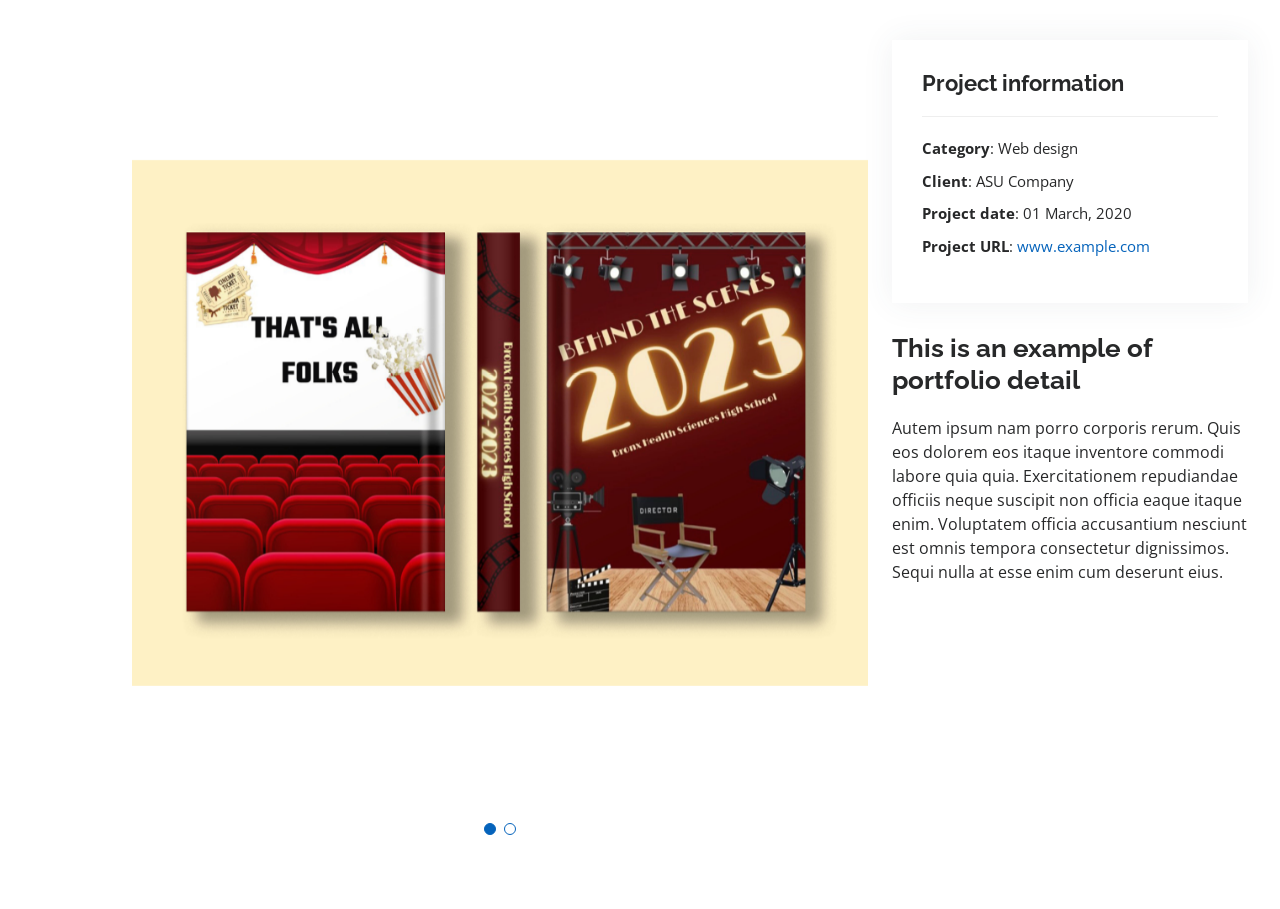
<file: porfolio-details/bhs-yearbook.html>
<!DOCTYPE html>
<html lang="en">

<head>
  <meta charset="utf-8">
  <meta content="width=device-width, initial-scale=1.0" name="viewport">

  <title>Portfolio Details - Personal Bootstrap Template</title>
  <meta content="" name="description">
  <meta content="" name="keywords">

  <!-- Favicons -->
  <link href="../assets/img/favicon.png" rel="icon">
  <link href="../assets/img/apple-touch-icon.png" rel="apple-touch-icon">

  <!-- Google Fonts -->
  <link href="https://fonts.googleapis.com/css?family=Open+Sans:300,300i,400,400i,600,600i,700,700i|Raleway:300,300i,400,400i,500,500i,600,600i,700,700i|Poppins:300,300i,400,400i,500,500i,600,600i,700,700i" rel="stylesheet">

  <!-- Vendor CSS Files -->
  <link href="../assets/vendor/aos/aos.css" rel="stylesheet">
  <link href="../assets/vendor/bootstrap/css/bootstrap.min.css" rel="stylesheet">
  <link href="../assets/vendor/bootstrap-icons/bootstrap-icons.css" rel="stylesheet">
  <link href="../assets/vendor/boxicons/css/boxicons.min.css" rel="stylesheet">
  <link href="../assets/vendor/glightbox/css/glightbox.min.css" rel="stylesheet">
  <link href="../assets/vendor/swiper/swiper-bundle.min.css" rel="stylesheet">

  <!-- Template Main CSS File -->
  <link href="../assets/css/style.css" rel="stylesheet">

 
</head>

<body>

  <main id="main">

    <!-- ======= Portfolio Details Section ======= -->
    <section id="portfolio-details" class="portfolio-details">
      <div class="container">

        <div class="row gy-4">

          <div class="col-lg-8">
            <div class="portfolio-details-slider swiper">
              <div class="swiper-wrapper align-items-center">

                <div class="swiper-slide">
                  <img src="../assets/img/portfolio/bhs_yearbook/yearbook-mockup.jpg" alt="">
                </div>

                <div class="swiper-slide">
                  <img src="../assets/img/portfolio/bhs_yearbook/yearbook-with-hand.jpg" alt="">
                </div>


              </div>
              <div class="swiper-pagination"></div>
            </div>
          </div>

          <div class="col-lg-4">
            <div class="portfolio-info">
              <h3>Project information</h3>
              <ul>
                <li><strong>Category</strong>: Web design</li>
                <li><strong>Client</strong>: ASU Company</li>
                <li><strong>Project date</strong>: 01 March, 2020</li>
                <li><strong>Project URL</strong>: <a href="#">www.example.com</a></li>
              </ul>
            </div>
            <div class="portfolio-description">
              <h2>This is an example of portfolio detail</h2>
              <p>
                Autem ipsum nam porro corporis rerum. Quis eos dolorem eos itaque inventore commodi labore quia quia. Exercitationem repudiandae officiis neque suscipit non officia eaque itaque enim. Voluptatem officia accusantium nesciunt est omnis tempora consectetur dignissimos. Sequi nulla at esse enim cum deserunt eius.
              </p>
            </div>
          </div>

        </div>

      </div>
    </section><!-- End Portfolio Details Section -->

  </main><!-- End #main -->

  <div id="preloader"></div>
  <a href="#" class="back-to-top d-flex align-items-center justify-content-center"><i class="bi bi-arrow-up-short"></i></a>

  <!-- Vendor JS Files -->
  <script src="../assets/vendor/purecounter/purecounter_vanilla.js"></script>
  <script src="../assets/vendor/aos/aos.js"></script>
  <script src="../assets/vendor/bootstrap/js/bootstrap.bundle.min.js"></script>
  <script src="../assets/vendor/glightbox/js/glightbox.min.js"></script>
  <script src="../assets/vendor/isotope-layout/isotope.pkgd.min.js"></script>
  <script src="../assets/vendor/swiper/swiper-bundle.min.js"></script>
  <script src="../assets/vendor/typed.js/typed.umd.js"></script>
  <script src="../assets/vendor/waypoints/noframework.waypoints.js"></script>
  <script src="../assets/vendor/php-email-form/validate.js"></script>

  <!-- Template Main JS File -->
  <script src="../assets/js/main.js"></script>

</body>

</html>
</file>
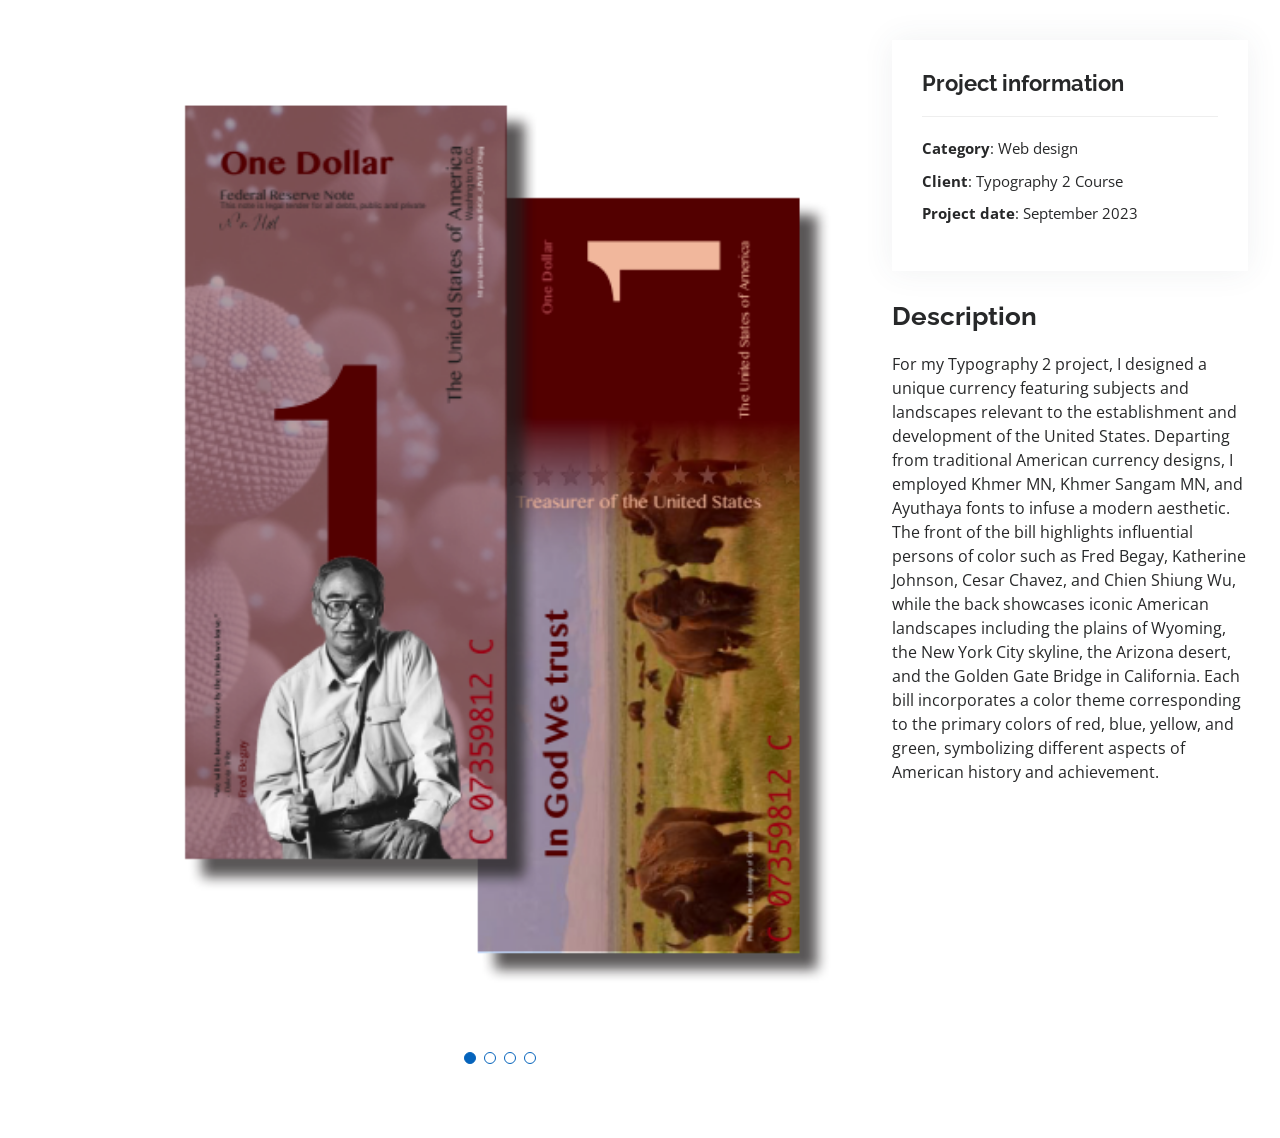
<file: porfolio-details/currency-redeisgn.html>
<!DOCTYPE html>
<html lang="en">

<head>
  <meta charset="utf-8">
  <meta content="width=device-width, initial-scale=1.0" name="viewport">

  <title>Currency Redesign</title>
  <meta content="" name="description">
  <meta content="" name="keywords">

  <!-- Favicons -->
  <link href="../assets/img/favicon.png" rel="icon">
  <link href="../assets/img/apple-touch-icon.png" rel="apple-touch-icon">

  <!-- Google Fonts -->
  <link href="https://fonts.googleapis.com/css?family=Open+Sans:300,300i,400,400i,600,600i,700,700i|Raleway:300,300i,400,400i,500,500i,600,600i,700,700i|Poppins:300,300i,400,400i,500,500i,600,600i,700,700i" rel="stylesheet">

  <!-- Vendor CSS Files -->
  <link href="../assets/vendor/aos/aos.css" rel="stylesheet">
  <link href="../assets/vendor/bootstrap/css/bootstrap.min.css" rel="stylesheet">
  <link href="../assets/vendor/bootstrap-icons/bootstrap-icons.css" rel="stylesheet">
  <link href="../assets/vendor/boxicons/css/boxicons.min.css" rel="stylesheet">
  <link href="../assets/vendor/glightbox/css/glightbox.min.css" rel="stylesheet">
  <link href="../assets/vendor/swiper/swiper-bundle.min.css" rel="stylesheet">

  <!-- Template Main CSS File -->
  <link href="../assets/css/style.css" rel="stylesheet">
</head>

<body>

  <main id="main">

    <!-- ======= Portfolio Details Section ======= -->
    <section id="portfolio-details" class="portfolio-details">
      <div class="container">

        <div class="row gy-4">

          <div class="col-lg-8">
            <div class="portfolio-details-slider swiper">
              <div class="swiper-wrapper align-items-center">

                <div class="swiper-slide">
                  <img src="../assets/img/portfolio/currency_redesign/currency_1.png" alt="">
                </div>

                <div class="swiper-slide">
                    <img src="../assets/img/portfolio/currency_redesign/currency_2.png" alt="">
                </div>

                <div class="swiper-slide">
                    <img src="../assets/img/portfolio/currency_redesign/currency_3.png" alt="">
                </div>

                <div class="swiper-slide">
                    <img src="../assets/img/portfolio/currency_redesign/currency_4.png" alt="">
                </div>


              </div>
              <div class="swiper-pagination"></div>
            </div>
          </div>

          <div class="col-lg-4">
            <div class="portfolio-info">
              <h3>Project information</h3>
              <ul>
                <li><strong>Category</strong>: Web design</li>
                <li><strong>Client</strong>: Typography 2 Course</li>
                <li><strong>Project date</strong>: September 2023</li>
              </ul>
            </div>
            <div class="portfolio-description">
              <h2>Description</h2>
              <p>
                For my Typography 2 project, I designed a unique currency featuring subjects and landscapes relevant to the establishment and development of the United States. Departing from traditional American currency designs, I employed Khmer MN, Khmer Sangam MN, and Ayuthaya fonts to infuse a modern aesthetic. The front of the bill highlights influential persons of color such as Fred Begay, Katherine Johnson, Cesar Chavez, and Chien Shiung Wu, while the back showcases iconic American landscapes including the plains of Wyoming, the New York City skyline, the Arizona desert, and the Golden Gate Bridge in California. Each bill incorporates a color theme corresponding to the primary colors of red, blue, yellow, and green, symbolizing different aspects of American history and achievement.
                </p>
            </div>
          </div>

        </div>

      </div>
    </section><!-- End Portfolio Details Section -->

  </main><!-- End #main -->

  <div id="preloader"></div>
  <a href="#" class="back-to-top d-flex align-items-center justify-content-center"><i class="bi bi-arrow-up-short"></i></a>

  <!-- Vendor JS Files -->
  <script src="../assets/vendor/purecounter/purecounter_vanilla.js"></script>
  <script src="../assets/vendor/aos/aos.js"></script>
  <script src="../assets/vendor/bootstrap/js/bootstrap.bundle.min.js"></script>
  <script src="../assets/vendor/glightbox/js/glightbox.min.js"></script>
  <script src="../assets/vendor/isotope-layout/isotope.pkgd.min.js"></script>
  <script src="../assets/vendor/swiper/swiper-bundle.min.js"></script>
  <script src="../assets/vendor/typed.js/typed.umd.js"></script>
  <script src="../assets/vendor/waypoints/noframework.waypoints.js"></script>
  <script src="../assets/vendor/php-email-form/validate.js"></script>

  <!-- Template Main JS File -->
  <script src="../assets/js/main.js"></script>

</body>

</html>
</file>
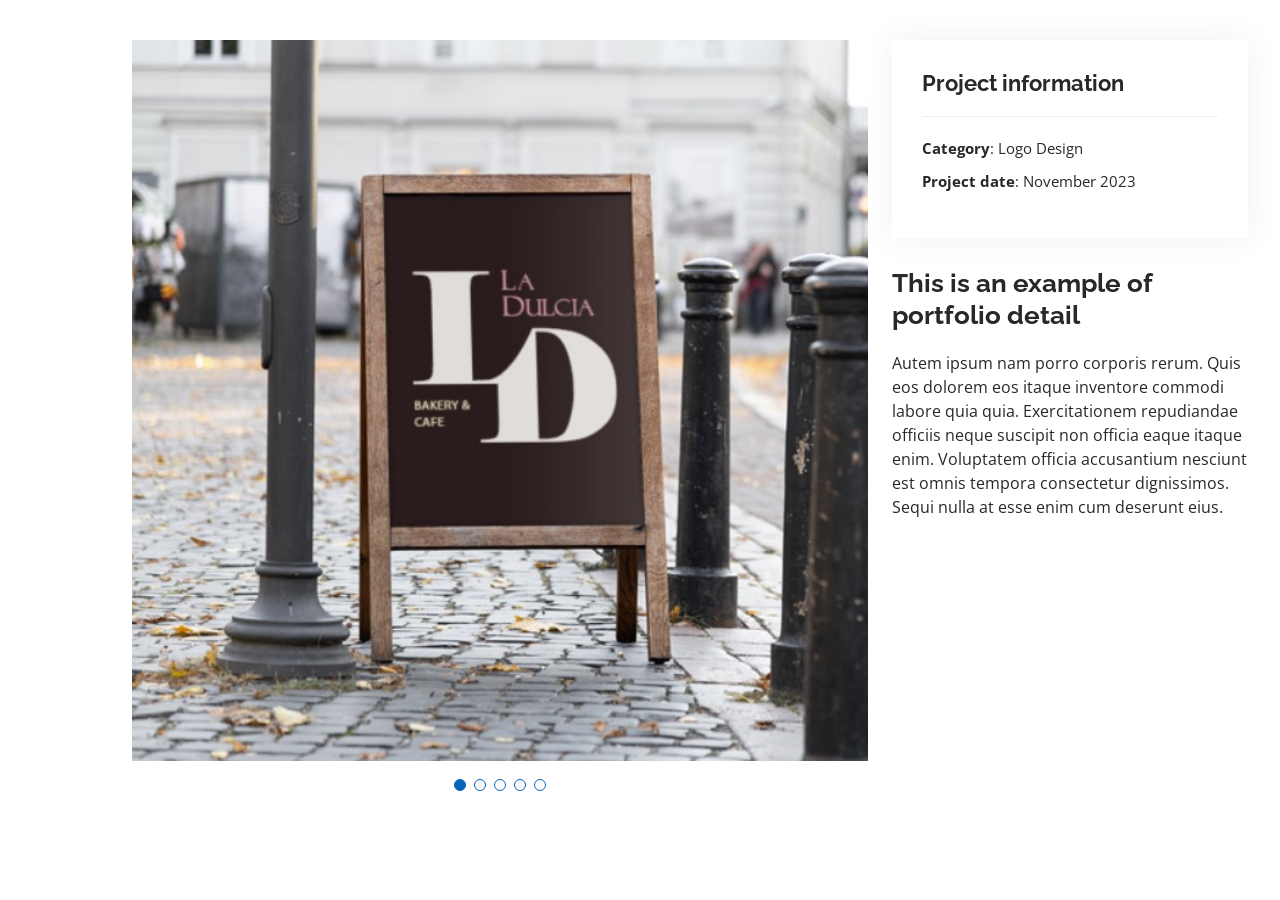
<file: porfolio-details/la-dulcia.html>
<!DOCTYPE html>
<html lang="en">

<head>
  <meta charset="utf-8">
  <meta content="width=device-width, initial-scale=1.0" name="viewport">

  <title>Portfolio Details - Personal Bootstrap Template</title>
  <meta content="" name="description">
  <meta content="" name="keywords">

  <!-- Favicons -->
  <link href="../assets/img/favicon.png" rel="icon">
  <link href="../assets/img/apple-touch-icon.png" rel="apple-touch-icon">

  <!-- Google Fonts -->
  <link href="https://fonts.googleapis.com/css?family=Open+Sans:300,300i,400,400i,600,600i,700,700i|Raleway:300,300i,400,400i,500,500i,600,600i,700,700i|Poppins:300,300i,400,400i,500,500i,600,600i,700,700i" rel="stylesheet">

  <!-- Vendor CSS Files -->
  <link href="../assets/vendor/aos/aos.css" rel="stylesheet">
  <link href="../assets/vendor/bootstrap/css/bootstrap.min.css" rel="stylesheet">
  <link href="../assets/vendor/bootstrap-icons/bootstrap-icons.css" rel="stylesheet">
  <link href="../assets/vendor/boxicons/css/boxicons.min.css" rel="stylesheet">
  <link href="../assets/vendor/glightbox/css/glightbox.min.css" rel="stylesheet">
  <link href="../assets/vendor/swiper/swiper-bundle.min.css" rel="stylesheet">

  <!-- Template Main CSS File -->
  <link href="../assets/css/style.css" rel="stylesheet">


</head>

<body>

  <main id="main">

    <!-- ======= Portfolio Details Section ======= -->
    <section id="portfolio-details" class="portfolio-details">
      <div class="container">

        <div class="row gy-4">

          <div class="col-lg-8">
            <div class="portfolio-details-slider swiper">
              <div class="swiper-wrapper align-items-center">

                <div class="swiper-slide">
                  <img src="../assets/img/portfolio/restaurant/restaurant-sign-mockup.jpg" alt="">
                </div>

                <div class="swiper-slide">
                  <img src="../assets/img/portfolio/restaurant/restaurant-mug.jpg" alt="">
                </div>

                <div class="swiper-slide">
                  <img src="../assets/img/portfolio/restaurant/restaurant-coffee-napkin.jpg" alt="">
                </div>

                <div class="swiper-slide">
                  <img src="../assets/img/portfolio/restaurant/restaurant-bag.jpg" alt="">
                </div>

                <div class="swiper-slide">
                  <img src="../assets/img/portfolio/restaurant/restaurant-menu.jpg" alt="">
                </div>

              </div>
              <div class="swiper-pagination"></div>
            </div>
          </div>

          <div class="col-lg-4">
            <div class="portfolio-info">
              <h3>Project information</h3>
              <ul>
                <li><strong>Category</strong>: Logo Design</li>
                <li><strong>Project date</strong>: November 2023</li>
                <!-- <li><strong>Project URL</strong>: <a href="#">www.example.com</a></li> -->
              </ul>
            </div>
            <div class="portfolio-description">
              <h2>This is an example of portfolio detail</h2>
              <p>
                Autem ipsum nam porro corporis rerum. Quis eos dolorem eos itaque inventore commodi labore quia quia. Exercitationem repudiandae officiis neque suscipit non officia eaque itaque enim. Voluptatem officia accusantium nesciunt est omnis tempora consectetur dignissimos. Sequi nulla at esse enim cum deserunt eius.
              </p>
            </div>
          </div>

        </div>

      </div>
    </section><!-- End Portfolio Details Section -->

  </main><!-- End #main -->

  <div id="preloader"></div>
  <a href="#" class="back-to-top d-flex align-items-center justify-content-center"><i class="bi bi-arrow-up-short"></i></a>

  <!-- Vendor JS Files -->
  <script src="../assets/vendor/purecounter/purecounter_vanilla.js"></script>
  <script src="../assets/vendor/aos/aos.js"></script>
  <script src="../assets/vendor/bootstrap/js/bootstrap.bundle.min.js"></script>
  <script src="../assets/vendor/glightbox/js/glightbox.min.js"></script>
  <script src="../assets/vendor/isotope-layout/isotope.pkgd.min.js"></script>
  <script src="../assets/vendor/swiper/swiper-bundle.min.js"></script>
  <script src="../assets/vendor/typed.js/typed.umd.js"></script>
  <script src="../assets/vendor/waypoints/noframework.waypoints.js"></script>
  <script src="../assets/vendor/php-email-form/validate.js"></script>

  <!-- Template Main JS File -->
  <script src="../assets/js/main.js"></script>

</body>

</html>
</file>
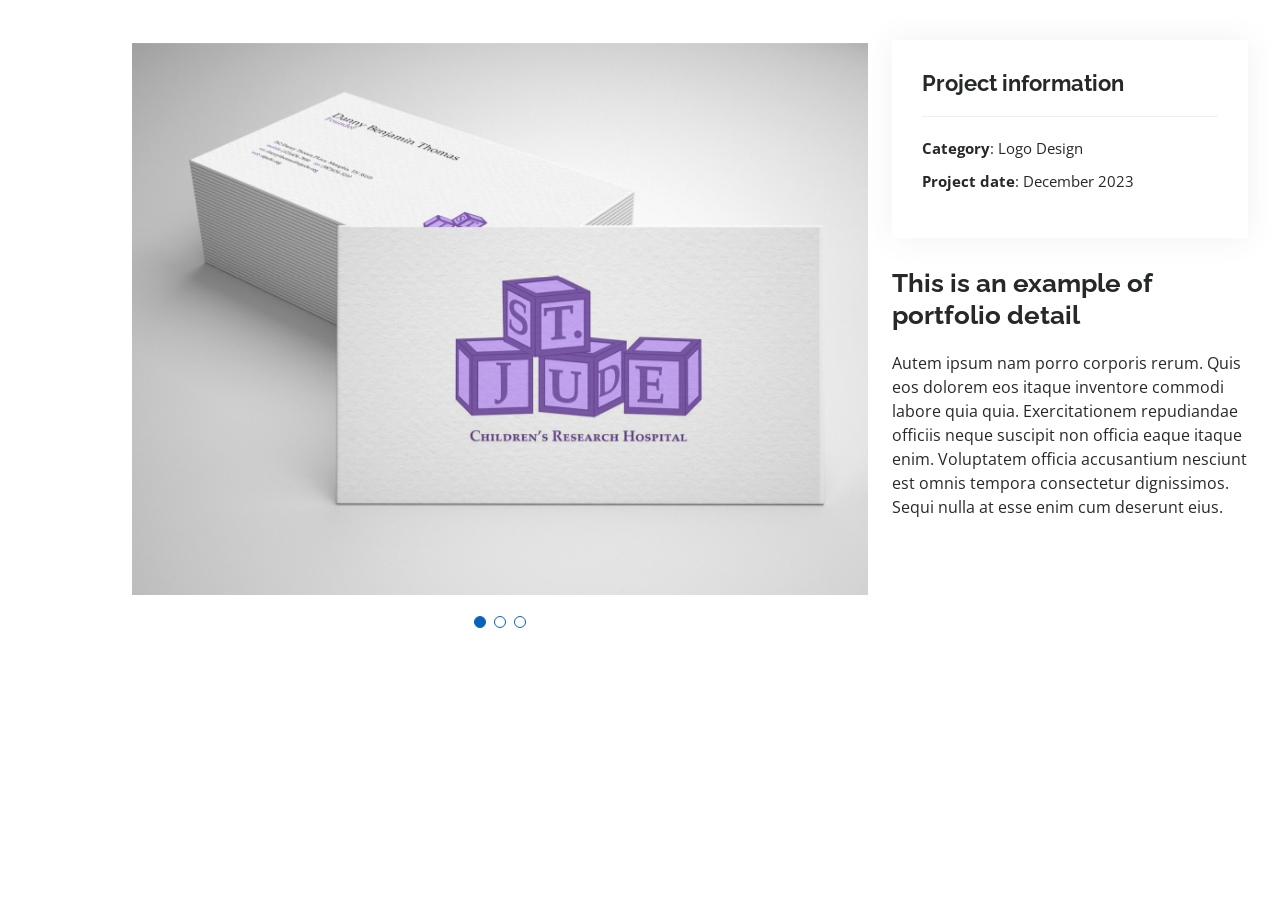
<file: porfolio-details/st-jude-redesign.html>
<!DOCTYPE html>
<html lang="en">

<head>
  <meta charset="utf-8">
  <meta content="width=device-width, initial-scale=1.0" name="viewport">

  <title>Portfolio Details - Personal Bootstrap Template</title>
  <meta content="" name="description">
  <meta content="" name="keywords">

  <!-- Favicons -->
  <link href="../assets/img/favicon.png" rel="icon">
  <link href="../assets/img/apple-touch-icon.png" rel="apple-touch-icon">

  <!-- Google Fonts -->
  <link href="https://fonts.googleapis.com/css?family=Open+Sans:300,300i,400,400i,600,600i,700,700i|Raleway:300,300i,400,400i,500,500i,600,600i,700,700i|Poppins:300,300i,400,400i,500,500i,600,600i,700,700i" rel="stylesheet">

  <!-- Vendor CSS Files -->
  <link href="../assets/vendor/aos/aos.css" rel="stylesheet">
  <link href="../assets/vendor/bootstrap/css/bootstrap.min.css" rel="stylesheet">
  <link href="../assets/vendor/bootstrap-icons/bootstrap-icons.css" rel="stylesheet">
  <link href="../assets/vendor/boxicons/css/boxicons.min.css" rel="stylesheet">
  <link href="../assets/vendor/glightbox/css/glightbox.min.css" rel="stylesheet">
  <link href="../assets/vendor/swiper/swiper-bundle.min.css" rel="stylesheet">

  <!-- Template Main CSS File -->
  <link href="../assets/css/style.css" rel="stylesheet">


</head>

<body>

  <main id="main">

    <!-- ======= Portfolio Details Section ======= -->
    <section id="portfolio-details" class="portfolio-details">
      <div class="container">

        <div class="row gy-4">

          <div class="col-lg-8">
            <div class="portfolio-details-slider swiper">
              <div class="swiper-wrapper align-items-center">

                <div class="swiper-slide">
                  <img src="../assets/img/portfolio/st_jude_redesign/st_jude_card.jpg" alt="">
                </div>

                <div class="swiper-slide">
                  <img src="../assets/img/portfolio/st_jude_redesign/st_jude_envelope copy.jpg" alt="">
                </div>

                <div class="swiper-slide">
                  <img src="../assets/img/portfolio/st_jude_redesign/st-jude_letterhead.jpg" alt="">
                </div>

              </div>
              <div class="swiper-pagination"></div>
            </div>
          </div>

          <div class="col-lg-4">
            <div class="portfolio-info">
              <h3>Project information</h3>
              <ul>
                <li><strong>Category</strong>: Logo Design</li>
                <li><strong>Project date</strong>: December 2023</li>
                <!-- <li><strong>Project URL</strong>: <a href="#">www.example.com</a></li> -->
              </ul>
            </div>
            <div class="portfolio-description">
              <h2>This is an example of portfolio detail</h2>
              <p>
                Autem ipsum nam porro corporis rerum. Quis eos dolorem eos itaque inventore commodi labore quia quia. Exercitationem repudiandae officiis neque suscipit non officia eaque itaque enim. Voluptatem officia accusantium nesciunt est omnis tempora consectetur dignissimos. Sequi nulla at esse enim cum deserunt eius.
              </p>
            </div>
          </div>

        </div>

      </div>
    </section><!-- End Portfolio Details Section -->

  </main><!-- End #main -->

  <div id="preloader"></div>
  <a href="#" class="back-to-top d-flex align-items-center justify-content-center"><i class="bi bi-arrow-up-short"></i></a>

  <!-- Vendor JS Files -->
  <script src="../assets/vendor/purecounter/purecounter_vanilla.js"></script>
  <script src="../assets/vendor/aos/aos.js"></script>
  <script src="../assets/vendor/bootstrap/js/bootstrap.bundle.min.js"></script>
  <script src="../assets/vendor/glightbox/js/glightbox.min.js"></script>
  <script src="../assets/vendor/isotope-layout/isotope.pkgd.min.js"></script>
  <script src="../assets/vendor/swiper/swiper-bundle.min.js"></script>
  <script src="../assets/vendor/typed.js/typed.umd.js"></script>
  <script src="../assets/vendor/waypoints/noframework.waypoints.js"></script>
  <script src="../assets/vendor/php-email-form/validate.js"></script>

  <!-- Template Main JS File -->
  <script src="../assets/js/main.js"></script>

</body>

</html>
</file>
<file: assets/css/style.css>
/*--------------------------------------------------------------
# General
--------------------------------------------------------------*/
body {
  font-family: "Open Sans", sans-serif;
  color: #272829;
}

a {
  color: #0563bb;
  text-decoration: none;
}

a:hover {
  color: #067ded;
  text-decoration: none;
}

h1,
h2,
h3,
h4,
h5,
h6 {
  font-family: "Raleway", sans-serif;
}

/*--------------------------------------------------------------
# Back to top button
--------------------------------------------------------------*/
.back-to-top {
  position: fixed;
  visibility: hidden;
  opacity: 0;
  right: 15px;
  bottom: 15px;
  z-index: 996;
  background: #0563bb;
  width: 40px;
  height: 40px;
  border-radius: 50px;
  transition: all 0.4s;
}

.back-to-top i {
  font-size: 28px;
  color: #fff;
  line-height: 0;
}

.back-to-top:hover {
  background: #0678e3;
  color: #fff;
}

.back-to-top.active {
  visibility: visible;
  opacity: 1;
}

/*--------------------------------------------------------------
# Preloader
--------------------------------------------------------------*/
#preloader {
  position: fixed;
  top: 0;
  left: 0;
  right: 0;
  bottom: 0;
  z-index: 9999;
  overflow: hidden;
  background: #fff;
}

#preloader:before {
  content: "";
  position: fixed;
  top: calc(50% - 30px);
  left: calc(50% - 30px);
  border: 6px solid #0563bb;
  border-top-color: #fff;
  border-bottom-color: #fff;
  border-radius: 50%;
  width: 60px;
  height: 60px;
  animation: animate-preloader 1s linear infinite;
}

@keyframes animate-preloader {
  0% {
    transform: rotate(0deg);
  }

  100% {
    transform: rotate(360deg);
  }
}

/*--------------------------------------------------------------
# Disable aos animation delay on mobile devices
--------------------------------------------------------------*/
@media screen and (max-width: 768px) {
  [data-aos-delay] {
    transition-delay: 0 !important;
    justify-content: center;
  }
}

/*--------------------------------------------------------------
# Header
--------------------------------------------------------------*/
#header {
  position: fixed;
  top: 0;
  left: 0;
  bottom: 0;
  z-index: 9997;
  transition: all 0.5s;
  padding: 15px;
  overflow-y: auto;
}

@media (max-width: 991px) {
  #header {
    width: 300px;
    background: #fff;
    border-right: 1px solid #e6e9ec;
    left: -300px;
  }
}

@media (min-width: 991px) {
  #main {
    margin-left: 100px;
  }
}

/*--------------------------------------------------------------
# Navigation Menu
--------------------------------------------------------------*/
/**
* Desktop Navigation 
*/
.nav-menu {
  padding: 0;
  display: block;
}

.nav-menu * {
  margin: 0;
  padding: 0;
  list-style: none;
}

.nav-menu>ul>li {
  position: relative;
  white-space: nowrap;
}

.nav-menu a,
.nav-menu a:focus {
  display: flex;
  align-items: center;
  color: #45505b;
  padding: 10px 18px;
  margin-bottom: 8px;
  transition: 0.3s;
  font-size: 15px;
  border-radius: 50px;
  background: #f2f3f5;
  height: 56px;
  width: 100%;
  overflow: hidden;
  transition: 0.3s;
}

.nav-menu a i,
.nav-menu a:focus i {
  font-size: 20px;
}

.nav-menu a span,
.nav-menu a:focus span {
  padding: 0 5px 0 7px;
  color: #45505b;
}

@media (min-width: 992px) {

  .nav-menu a,
  .nav-menu a:focus {
    width: 56px;
  }

  .nav-menu a span,
  .nav-menu a:focus span {
    display: none;
    color: #fff;
  }
}

.nav-menu a:hover,
.nav-menu .active,
.nav-menu .active:focus,
.nav-menu li:hover>a {
  color: #fff;
  background: #0563bb;
}

.nav-menu a:hover span,
.nav-menu .active span,
.nav-menu .active:focus span,
.nav-menu li:hover>a span {
  color: #fff;
}

.nav-menu a:hover,
.nav-menu li:hover>a {
  width: 100%;
  color: #fff;
}

.nav-menu a:hover span,
.nav-menu li:hover>a span {
  display: block;
}

/**
* Mobile Navigation 
*/
.mobile-nav-toggle {
  position: fixed;
  right: 10px;
  top: 10px;
  z-index: 9998;
  border: 0;
  background: none;
  font-size: 28px;
  transition: all 0.4s;
  outline: none !important;
  line-height: 0;
  cursor: pointer;
  border-radius: 50px;
  padding: 5px;
}

.mobile-nav-toggle i {
  color: #45505b;
}

.mobile-nav-active {
  overflow: hidden;
}

.mobile-nav-active #header {
  left: 0;
}

.mobile-nav-active .mobile-nav-toggle {
  color: #fff;
  background-color: #0563bb;
}

/*--------------------------------------------------------------
# Hero Section
--------------------------------------------------------------*/
#hero {
  width: 100%;
  height: 100vh;
  background: url("../img/hero-bg.jpg") top right no-repeat;
  background-size: cover;
  position: relative;
}

@media (min-width: 992px) {
  #hero {
    padding-left: 160px;
  }
}

#hero:before {
  content: "";
  background: rgba(255, 255, 255, 0.8);
  position: absolute;
  bottom: 0;
  top: 0;
  left: 0;
  right: 0;
}

#hero h1 {
  margin: 0;
  font-size: 80px;
  font-weight: 700;
  line-height: 56px;
  color: #45505b;
}

#hero p {
  color: #45505b;
  margin: 15px 0 0 0;
  font-size: 26px;
  font-family: "Poppins", sans-serif;
}

#hero p span {
  color: #0563bb;
  letter-spacing: 1px;
}

#hero .social-links {
  margin-top: 30px;
}

#hero .social-links a {
  font-size: 24px;
  display: inline-block;
  color: #45505b;
  line-height: 1;
  margin-right: 20px;
  transition: 0.3s;
}

#hero .social-links a:hover {
  color: #0563bb;
}

@media (max-width: 992px) {
  #hero {
    text-align: center;
  }

  #hero h1 {
    font-size: 32px;
    line-height: 36px;
  }

  #hero p {
    margin-top: 10px;
    font-size: 20px;
    line-height: 24px;
  }
}

/*--------------------------------------------------------------
# Sections General
--------------------------------------------------------------*/
section {
  padding: 60px 0;
  overflow: hidden;
}

.section-title {
  text-align: center;
  padding-bottom: 30px;
}

.section-title h2 {
  font-size: 32px;
  font-weight: bold;
  text-transform: uppercase;
  margin-bottom: 20px;
  padding-bottom: 20px;
  position: relative;
  color: #45505b;
}

.section-title h2::before {
  content: "";
  position: absolute;
  display: block;
  width: 120px;
  height: 1px;
  background: #ddd;
  bottom: 1px;
  left: calc(50% - 60px);
}

.section-title h2::after {
  content: "";
  position: absolute;
  display: block;
  width: 40px;
  height: 3px;
  background: #0563bb;
  bottom: 0;
  left: calc(50% - 20px);
}

.section-title p {
  margin-bottom: 0;
}

/*--------------------------------------------------------------
# About
--------------------------------------------------------------*/
.about .content h3 {
  font-weight: 700;
  font-size: 26px;
  color: #728394;
}

.about .content ul {
  list-style: none;
  padding: 0;
}

.about .content ul li {
  margin-bottom: 20px;
  display: flex;
  align-items: center;
}

.about .content ul strong {
  margin-right: 10px;
}

.about .content ul i {
  font-size: 16px;
  margin-right: 5px;
  color: #0563bb;
  line-height: 0;
}

.about .content p:last-child {
  margin-bottom: 0;
}

/*--------------------------------------------------------------
# Facts
--------------------------------------------------------------*/
.facts .process-box {
  padding: 30px 30px 25px 30px;
  margin-top: 30px;
  width: 100%;
  position: relative;
  text-align: center;
  background: #fff;
}

.facts .process-box i {
  position: absolute;
  top: -25px;
  left: 50%;
  transform: translateX(-50%);
  font-size: 24px;
  background: #0563bb;
  color: #fff;
  border-radius: 50px;
  display: inline-flex;
  align-items: center;
  justify-content: center;
  width: 48px;
  height: 48px;
}

.facts .process-box span {
  font-size: 36px;
  display: block;
  font-weight: 600;
  color: #011426;
}

.facts .process-box p {
  padding: 0;
  margin: 0;
  font-family: "Raleway", sans-serif;
  font-size: 14px;
}

/*--------------------------------------------------------------
# Skills
--------------------------------------------------------------*/
.skills .progress {
  height: 60px;
  display: block;
  background: none;
  border-radius: 0;
}

.skills .progress .skill {
  padding: 10px 0;
  margin: 0;
  text-transform: uppercase;
  display: block;
  font-weight: 600;
  font-family: "Poppins", sans-serif;
  color: #45505b;
}

.skills .progress .skill .val {
  float: right;
  font-style: normal;
}

.skills .progress-bar-wrap {
  background: #f2f3f5;
}

.skills .progress-bar {
  width: 1px;
  height: 10px;
  transition: 0.9s;
  background-color: #0563bb;
}

.skills .icon-box {
  text-align: center;
  padding: 20px 20px 20px 20px;
  transition: all ease-in-out 0.3s;
  background: #fff;
  box-shadow: 0px 5px 90px 0px rgba(110, 123, 131, 0.05);
}

.skills .icon-box .icon {
  margin: 0 auto;
  width: 100px;
  height: 100px;
  display: flex;
  align-items: center;
  justify-content: center;
  transition: ease-in-out 0.3s;
  position: relative;
}

.skills .icon-box h4 {
  font-weight: 600;
  margin: 10px 0 15px 0;
  font-size: 22px;
}

.skills .icon-box h4 a {
  color: #45505b;
  transition: ease-in-out 0.3s;
}

.skills .icon-box p {
  line-height: 24px;
  font-size: 14px;
  margin-bottom: 0;
}

.skills .icon-box:hover {
  border-color: #fff;
  box-shadow: 0px 0 35px 0 rgba(0, 0, 0, 0.08);
}

/*--------------------------------------------------------------
# Resume
--------------------------------------------------------------*/
.resume .resume-title {
  font-size: 26px;
  font-weight: 700;
  margin-top: 20px;
  margin-bottom: 20px;
  color: #45505b;
}

.resume .resume-item {
  padding: 0 0 20px 20px;
  margin-top: -2px;
  border-left: 2px solid #0563bb;
  position: relative;
}

.resume .resume-item h4 {
  line-height: 18px;
  font-size: 18px;
  font-weight: 600;
  text-transform: uppercase;
  font-family: "Poppins", sans-serif;
  color: #0563bb;
  margin-bottom: 10px;
}

.resume .resume-item h5 {
  font-size: 16px;
  background: #f7f8f9;
  padding: 5px 15px;
  display: inline-block;
  font-weight: 600;
  margin-bottom: 10px;
}

.resume .resume-item ul {
  padding-left: 20px;
}

.resume .resume-item ul li {
  padding-bottom: 10px;
}

.resume .resume-item:last-child {
  padding-bottom: 0;
}

.resume .resume-item::before {
  content: "";
  position: absolute;
  width: 16px;
  height: 16px;
  border-radius: 50px;
  left: -9px;
  top: 0;
  background: #fff;
  border: 2px solid #0563bb;
}

/*--------------------------------------------------------------
# Portfolio
--------------------------------------------------------------*/
.portfolio .portfolio-item {
  margin-bottom: 30px;
}

.portfolio #portfolio-flters {
  padding: 0;
  margin: 0 auto 25px auto;
  list-style: none;
  text-align: center;
  background: #fff;
  border-radius: 50px;
  padding: 2px 15px;
}

.portfolio #portfolio-flters li {
  cursor: pointer;
  display: inline-block;
  padding: 10px 15px;
  font-size: 14px;
  font-weight: 600;
  line-height: 1;
  text-transform: uppercase;
  color: #272829;
  margin-bottom: 5px;
  transition: all 0.3s ease-in-out;
}

.portfolio #portfolio-flters li:hover,
.portfolio #portfolio-flters li.filter-active {
  color: #0563bb;
}

.portfolio #portfolio-flters li:last-child {
  margin-right: 0;
}

.portfolio .portfolio-wrap {
  transition: 0.3s;
  position: relative;
  overflow: hidden;
  z-index: 1;
  background: rgba(69, 80, 91, 0.8);
}

.portfolio .portfolio-wrap::before {
  content: "";
  background: rgba(255, 255, 255, 0.9);
  position: absolute;
  left: 30px;
  right: 30px;
  top: 30px;
  bottom: 30px;
  transition: all ease-in-out 0.3s;
  z-index: 2;
  opacity: 0;
}

.portfolio .portfolio-wrap .portfolio-info {
  opacity: 0;
  position: absolute;
  top: 0;
  left: 0;
  right: 0;
  bottom: 0;
  text-align: center;
  z-index: 3;
  transition: all ease-in-out 0.3s;
  display: flex;
  flex-direction: column;
  justify-content: center;
  align-items: center;
}

.portfolio .portfolio-wrap .portfolio-info::before {
  display: block;
  content: "";
  width: 48px;
  height: 48px;
  position: absolute;
  top: 35px;
  left: 35px;
  border-top: 3px solid #d7dce1;
  border-left: 3px solid #d7dce1;
  transition: all 0.5s ease 0s;
  z-index: 9994;
}

.portfolio .portfolio-wrap .portfolio-info::after {
  display: block;
  content: "";
  width: 48px;
  height: 48px;
  position: absolute;
  bottom: 35px;
  right: 35px;
  border-bottom: 3px solid #d7dce1;
  border-right: 3px solid #d7dce1;
  transition: all 0.5s ease 0s;
  z-index: 9994;
}

.portfolio .portfolio-wrap .portfolio-info h4 {
  font-size: 20px;
  color: #45505b;
  font-weight: 600;
}

.portfolio .portfolio-wrap .portfolio-info p {
  color: #45505b;
  font-size: 14px;
  text-transform: uppercase;
  padding: 0;
  margin: 0;
}

.portfolio .portfolio-wrap .portfolio-links {
  text-align: center;
  z-index: 4;
}

.portfolio .portfolio-wrap .portfolio-links a {
  color: #45505b;
  margin: 0 2px;
  font-size: 28px;
  display: inline-block;
  transition: 0.3s;
}

.portfolio .portfolio-wrap .portfolio-links a:hover {
  color: #148af9;
}

.portfolio .portfolio-wrap:hover::before {
  top: 0;
  left: 0;
  right: 0;
  bottom: 0;
  opacity: 1;
}

.portfolio .portfolio-wrap:hover .portfolio-info {
  opacity: 1;
}

.portfolio .portfolio-wrap:hover .portfolio-info::before {
  top: 15px;
  left: 15px;
}

.portfolio .portfolio-wrap:hover .portfolio-info::after {
  bottom: 15px;
  right: 15px;
}

/*--------------------------------------------------------------
# Portfolio Details
--------------------------------------------------------------*/
.portfolio-details {
  padding-top: 40px;
}

.portfolio-details .portfolio-details-slider img {
  width: 100%;
}

.portfolio-details .portfolio-details-slider .swiper-pagination {
  margin-top: 20px;
  position: relative;
}

.portfolio-details .portfolio-details-slider .swiper-pagination .swiper-pagination-bullet {
  width: 12px;
  height: 12px;
  background-color: #fff;
  opacity: 1;
  border: 1px solid #0563bb;
}

.portfolio-details .portfolio-details-slider .swiper-pagination .swiper-pagination-bullet-active {
  background-color: #0563bb;
}

.portfolio-details .portfolio-info {
  padding: 30px;
  box-shadow: 0px 0 30px rgba(69, 80, 91, 0.08);
}

.portfolio-details .portfolio-info h3 {
  font-size: 22px;
  font-weight: 700;
  margin-bottom: 20px;
  padding-bottom: 20px;
  border-bottom: 1px solid #eee;
}

.portfolio-details .portfolio-info ul {
  list-style: none;
  padding: 0;
  font-size: 15px;
}

.portfolio-details .portfolio-info ul li+li {
  margin-top: 10px;
}

.portfolio-details .portfolio-description {
  padding-top: 30px;
}

.portfolio-details .portfolio-description h2 {
  font-size: 26px;
  font-weight: 700;
  margin-bottom: 20px;
}

.portfolio-details .portfolio-description p {
  padding: 0;
}

/*--------------------------------------------------------------
# Services
--------------------------------------------------------------*/
.services .icon-box {
  text-align: center;
  padding: 70px 20px 80px 20px;
  transition: all ease-in-out 0.3s;
  background: #fff;
  box-shadow: 0px 5px 90px 0px rgba(110, 123, 131, 0.05);
}

.services .icon-box .icon {
  margin: 0 auto;
  width: 100px;
  height: 100px;
  display: flex;
  align-items: center;
  justify-content: center;
  transition: ease-in-out 0.3s;
  position: relative;
}

.services .icon-box .icon i {
  font-size: 36px;
  transition: 0.5s;
  position: relative;
}

.services .icon-box .icon svg {
  position: absolute;
  top: 0;
  left: 0;
}

.services .icon-box .icon svg path {
  transition: 0.5s;
  fill: #f5f5f5;
}

.services .icon-box h4 {
  font-weight: 600;
  margin: 10px 0 15px 0;
  font-size: 22px;
}

.services .icon-box h4 a {
  color: #45505b;
  transition: ease-in-out 0.3s;
}

.services .icon-box p {
  line-height: 24px;
  font-size: 14px;
  margin-bottom: 0;
}

.services .icon-box:hover {
  border-color: #fff;
  box-shadow: 0px 0 35px 0 rgba(0, 0, 0, 0.08);
}

.services .iconbox-blue i {
  color: #47aeff;
}

.services .iconbox-blue:hover .icon i {
  color: #fff;
}

.services .iconbox-blue:hover .icon path {
  fill: #47aeff;
}

.services .iconbox-orange i {
  color: #ffa76e;
}

.services .iconbox-orange:hover .icon i {
  color: #fff;
}

.services .iconbox-orange:hover .icon path {
  fill: #ffa76e;
}

.services .iconbox-pink i {
  color: #e80368;
}

.services .iconbox-pink:hover .icon i {
  color: #fff;
}

.services .iconbox-pink:hover .icon path {
  fill: #e80368;
}

.services .iconbox-yellow i {
  color: #ffbb2c;
}

.services .iconbox-yellow:hover .icon i {
  color: #fff;
}

.services .iconbox-yellow:hover .icon path {
  fill: #ffbb2c;
}

.services .iconbox-red i {
  color: #ff5828;
}

.services .iconbox-red:hover .icon i {
  color: #fff;
}

.services .iconbox-red:hover .icon path {
  fill: #ff5828;
}

.services .iconbox-teal i {
  color: #11dbcf;
}

.services .iconbox-teal:hover .icon i {
  color: #fff;
}

.services .iconbox-teal:hover .icon path {
  fill: #11dbcf;
}

/*--------------------------------------------------------------
# Testimonials
--------------------------------------------------------------*/
.testimonials .section-header {
  margin-bottom: 40px;
}

.testimonials .testimonials-carousel,
.testimonials .testimonials-slider {
  overflow: hidden;
}

.testimonials .testimonial-item {
  text-align: center;
}

.testimonials .testimonial-item .testimonial-img {
  width: 120px;
  border-radius: 50%;
  border: 4px solid #fff;
  margin: 0 auto;
}

.testimonials .testimonial-item h3 {
  font-size: 20px;
  font-weight: bold;
  margin: 10px 0 5px 0;
  color: #111;
}

.testimonials .testimonial-item h4 {
  font-size: 14px;
  color: #999;
  margin: 0 0 15px 0;
}

.testimonials .testimonial-item .quote-icon-left,
.testimonials .testimonial-item .quote-icon-right {
  color: #90c8fc;
  font-size: 26px;
}

.testimonials .testimonial-item .quote-icon-left {
  display: inline-block;
  left: -5px;
  position: relative;
}

.testimonials .testimonial-item .quote-icon-right {
  display: inline-block;
  right: -5px;
  position: relative;
  top: 10px;
}

.testimonials .testimonial-item p {
  font-style: italic;
  margin: 0 auto 15px auto;
}

.testimonials .swiper-pagination {
  margin-top: 20px;
  position: relative;
}

.testimonials .swiper-pagination .swiper-pagination-bullet {
  width: 12px;
  height: 12px;
  background-color: #fff;
  opacity: 1;
  border: 1px solid #0563bb;
}

.testimonials .swiper-pagination .swiper-pagination-bullet-active {
  background-color: #0563bb;
}

@media (min-width: 992px) {
  .testimonials .testimonial-item p {
    width: 80%;
  }
}



/*--------------------------------------------------------------
# Contact
--------------------------------------------------------------*/
.contact .info {
  width: 100%;
  background: #fff;
}

.contact .info i {
  font-size: 20px;
  color: #0563bb;
  float: left;
  width: 44px;
  height: 44px;
  background: #eef7ff;
  display: flex;
  justify-content: center;
  align-items: center;
  border-radius: 50px;
  transition: all 0.3s ease-in-out;
}

.contact .info h4 {
  padding: 0 0 0 60px;
  font-size: 22px;
  font-weight: 600;
  margin-bottom: 5px;
  color: #45505b;
}

.contact .info p {
  padding: 0 0 0 60px;
  margin-bottom: 0;
  font-size: 14px;
  color: #728394;
}

.contact .info .email,
.contact .info .phone {
  margin-top: 40px;
}

.contact .info .email:hover i,
.contact .info .address:hover i,
.contact .info .phone:hover i {
  background: #0563bb;
  color: #fff;
}

.contact .php-email-form {
  width: 100%;
  background: #fff;
}

.contact .php-email-form .form-group {
  padding-bottom: 8px;
}

.contact .php-email-form .error-message {
  display: none;
  color: #fff;
  background: #ed3c0d;
  text-align: left;
  padding: 15px;
  font-weight: 600;
}

.contact .php-email-form .error-message br+br {
  margin-top: 25px;
}

.contact .php-email-form .sent-message {
  display: none;
  color: #fff;
  background: #18d26e;
  text-align: center;
  padding: 15px;
  font-weight: 600;
}

.contact .php-email-form .loading {
  display: none;
  background: #fff;
  text-align: center;
  padding: 15px;
}

.contact .php-email-form .loading:before {
  content: "";
  display: inline-block;
  border-radius: 50%;
  width: 24px;
  height: 24px;
  margin: 0 10px -6px 0;
  border: 3px solid #18d26e;
  border-top-color: #eee;
  animation: animate-loading 1s linear infinite;
}

.contact .php-email-form input,
.contact .php-email-form textarea {
  border-radius: 4px;
  box-shadow: none;
  font-size: 14px;
}

.contact .php-email-form input[type=text],
.contact .php-email-form input[type=email] {
  height: 44px;
}

.contact .php-email-form textarea {
  padding: 10px 12px;
}

.contact .php-email-form button[type=submit] {
  background: #0563bb;
  border: 0;
  padding: 10px 35px;
  color: #fff;
  transition: 0.4s;
  border-radius: 50px;
}

.contact .php-email-form button[type=submit]:hover {
  background: #0678e3;
}

@keyframes animate-loading {
  0% {
    transform: rotate(0deg);
  }

  100% {
    transform: rotate(360deg);
  }
}

/*--------------------------------------------------------------
# Footer
--------------------------------------------------------------*/
#footer {
  background: #f7f8f9;
  color: #45505b;
  font-size: 14px;
  text-align: center;
  padding: 30px 0;
}

#footer h3 {
  font-size: 36px;
  font-weight: 700;
  position: relative;
  font-family: "Poppins", sans-serif;
  padding: 0;
  margin: 0 0 15px 0;
}

#footer p {
  font-size: 15;
  font-style: italic;
  padding: 0;
  margin: 0 0 40px 0;
}

#footer .social-links {
  margin: 0 0 40px 0;
}

#footer .social-links a {
  font-size: 18px;
  display: inline-block;
  background: #0563bb;
  color: #fff;
  line-height: 1;
  padding: 8px 0;
  margin-right: 4px;
  border-radius: 50%;
  text-align: center;
  width: 36px;
  height: 36px;
  transition: 0.3s;
}

#footer .social-links a:hover {
  background: #0678e3;
  color: #fff;
  text-decoration: none;
}

#footer .copyright {
  margin: 0 0 5px 0;
}

#footer .credits {
  font-size: 13px;
}
</file>
